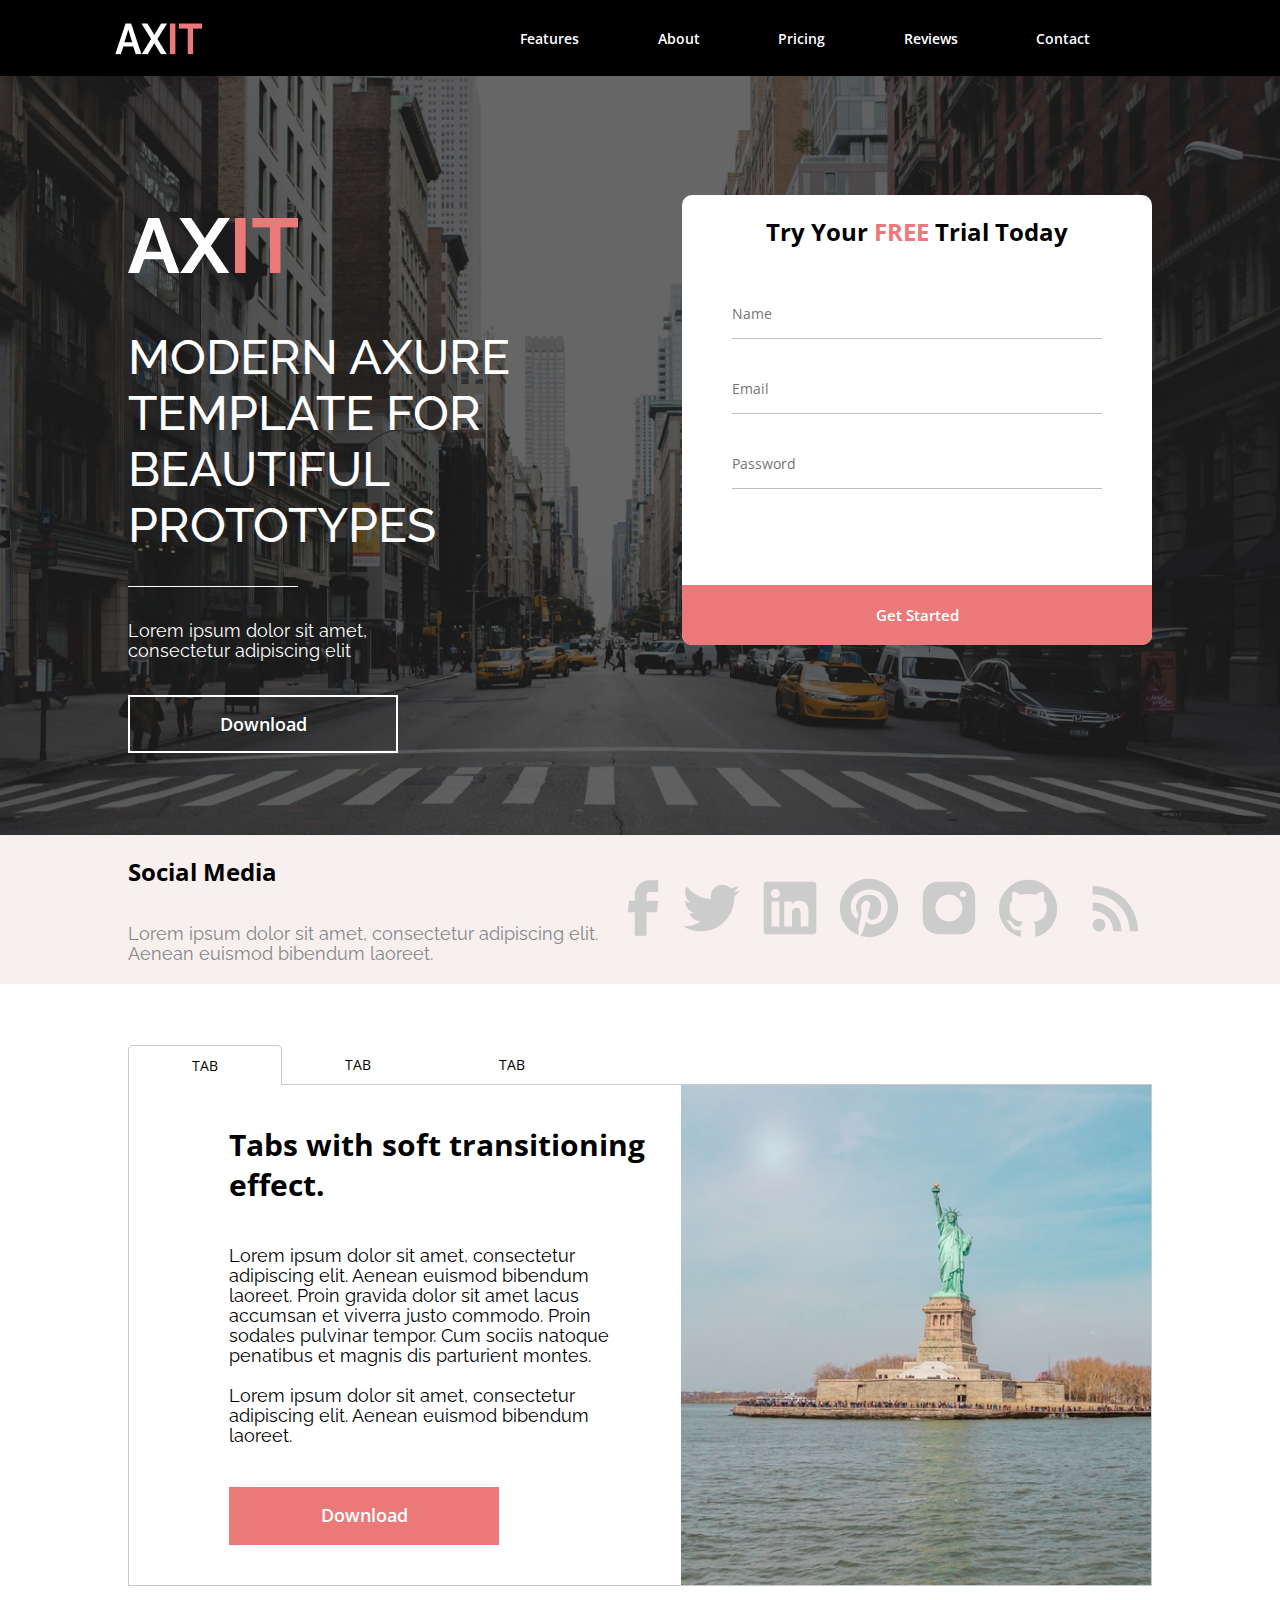
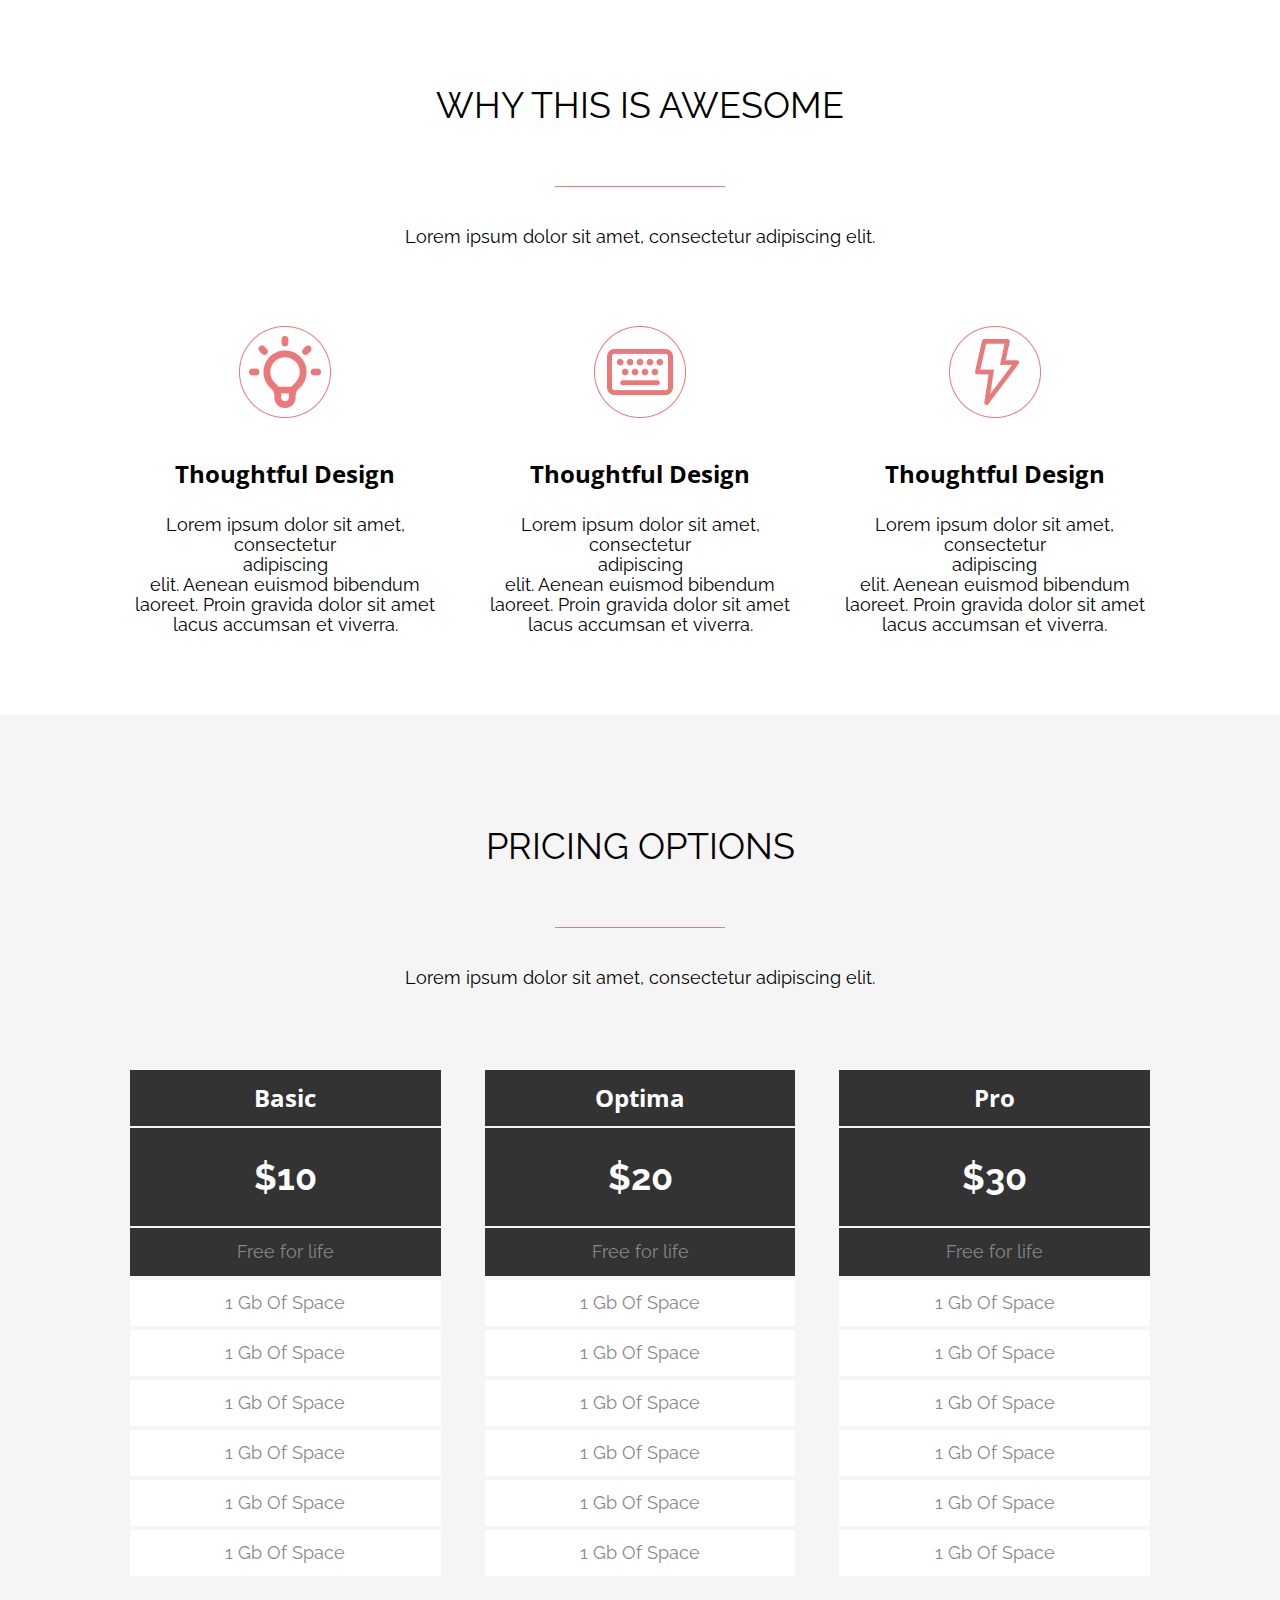
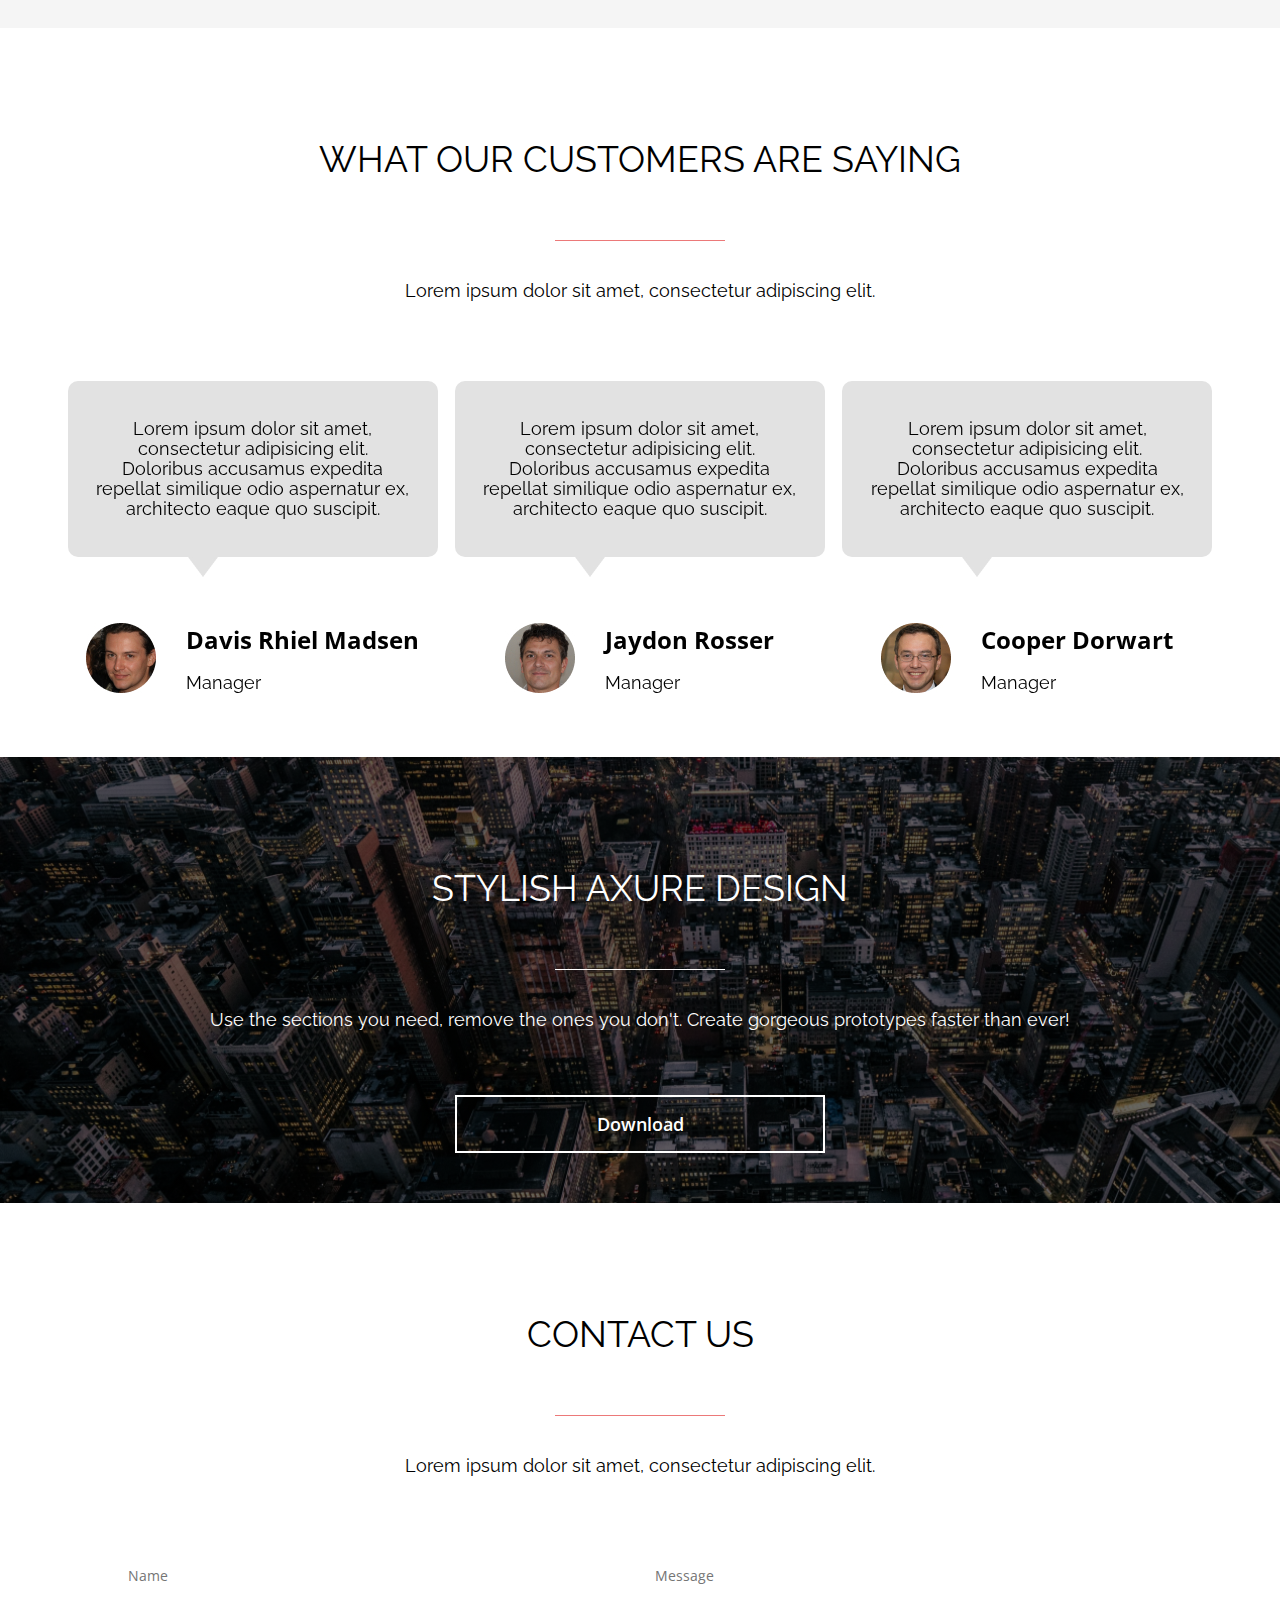
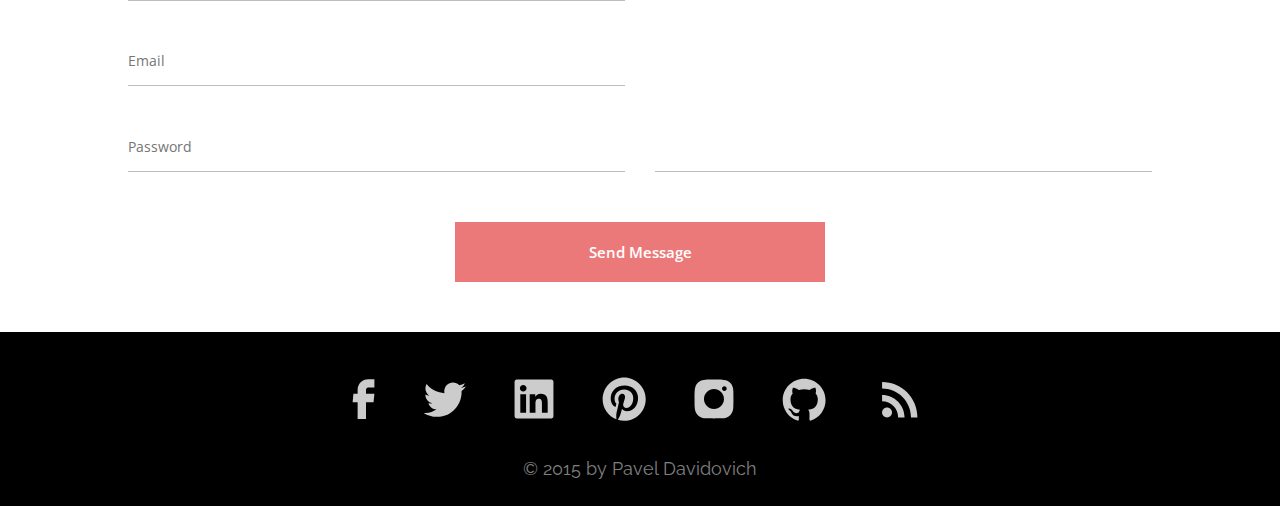
<file: index.html>
<!DOCTYPE html>
<html lang="en">

<head>
    <meta charset="UTF-8">
    <meta http-equiv="X-UA-Compatible" content="IE=edge">
    <meta name="viewport" content="width=device-width, initial-scale=1.0">
    <link rel="stylesheet" href="./styles/main.css">
    <link rel="icon" href="./img/images/favicon.jpg">
    <link rel="stylesheet" href="https://cdn.jsdelivr.net/npm/swiper@8/swiper-bundle.min.css" />
    <title>AXIS</title>
</head>

<body>
    <header>
        <div class="header_wrapper">
            <a href=""><img class="logo" src="./img/images/logo.png" alt="Logo"></a>
            <nav>
                <a class="0" href="#">Features</a>
                <a class="1" href="#">About</a>
                <a class="2" href="#">Pricing</a>
                <a class="3" href="#">Reviews</a>
                <a class="4" href="#">Contact</a>
            </nav>
            <div class="menu">
                <input type="checkbox">
                <nav>
                    <a class="0" href="#">Features</a>
                    <a class="1" href="#">About</a>
                    <a class="2" href="#">Pricing</a>
                    <a class="3" href="#">Reviews</a>
                    <a class="4" href="#">Contact</a>
                </nav>
            </div>
        </div>
    </header>
    <main>
        <section id="Features" class="section1">
            <div class="section1_wrapper">
                <div class="column1">
                    <img class="logo" src="./img/images/logoBIG.png" alt="">
                    <h1>
                        MODERN AXURE TEMPLATE FOR BEAUTIFUL PROTOTYPES
                    </h1>
                    <img class="underline" src="./img/images/underline.png" alt="">
                    <h5>
                        Lorem ipsum dolor sit amet, consectetur adipiscing elit
                    </h5>
                    <a href="#"><button class="button_1">Download</button></a>
                </div>
                <div class="column2">
                    <form action="#">
                        <h4>
                            Try Your<span> FREE </span>Trial Today
                        </h4>
                        <div class="middle">
                            <input type="text" name="Name" required placeholder="Name">
                            <input type="email" name="Email" required placeholder="Email">
                            <input type="password" name="Password" required placeholder="Password">
                        </div>
                        <input class="input-submit" type="submit" value="Get Started">
                    </form>
                </div>
            </div>
        </section>
        <section class="section2">
            <div class="section2_wrapper">
                <div class="info">
                    <div class="row1">Social Media</div>
                    <div class="row2">
                        Lorem ipsum dolor sit amet, consectetur adipiscing elit. Aenean euismod bibendum laoreet.
                    </div>
                </div>
                <div class="links">
                    <a href="#"><svg width="1.6rem" height="2.8rem" viewBox="0 0 32 56" fill="none"
                            xmlns="http://www.w3.org/2000/svg">
                            <path
                                d="M7.82702 55.7083H19.4937V32.3458H30.0054L31.1604 20.7375H19.4937V14.875C19.4937 14.1014 19.801 13.3595 20.348 12.8126C20.8949 12.2656 21.6368 11.9583 22.4104 11.9583H31.1604V0.291626H22.4104C18.5426 0.291626 14.8333 1.82808 12.0984 4.56299C9.36347 7.29789 7.82702 11.0072 7.82702 14.875V20.7375H1.99368L0.838684 32.3458H7.82702V55.7083Z"
                                fill="#CCCCCC" />
                        </svg></a>
                    <a href="#"><svg width="2.95rem" height="2.4rem" viewBox="0 0 59 48" fill="none"
                            xmlns="http://www.w3.org/2000/svg">
                            <path
                                d="M52.2629 12.3247C52.3008 12.8351 52.3008 13.3426 52.3008 13.8501C52.3008 29.3813 40.4796 47.278 18.8758 47.278C12.22 47.278 6.03665 45.3501 0.833313 42.0018C1.77831 42.1097 2.68831 42.1476 3.67123 42.1476C8.95912 42.1604 14.0973 40.3922 18.2575 37.128C15.8058 37.0836 13.4292 36.2748 11.4594 34.8143C9.48969 33.3539 8.02518 31.3148 7.2704 28.9818C7.99665 29.0897 8.72581 29.1626 9.48998 29.1626C10.5429 29.1626 11.6016 29.0168 12.5846 28.763C9.92386 28.2258 7.53136 26.7836 5.81387 24.6817C4.09637 22.5797 3.15992 19.9478 3.16373 17.2334V17.0876C4.72998 17.9597 6.54706 18.5051 8.47206 18.578C6.85941 17.5064 5.53708 16.0522 4.62305 14.3453C3.70903 12.6384 3.23173 10.7317 3.23373 8.7955C3.23373 6.61384 3.81415 4.613 4.83206 2.86884C7.78413 6.50014 11.466 9.47089 15.6393 11.5887C19.8126 13.7065 24.3841 14.924 29.0579 15.1626C28.8771 14.2876 28.7662 13.3805 28.7662 12.4705C28.7655 10.9275 29.0688 9.39942 29.659 7.9737C30.2491 6.54798 31.1144 5.25255 32.2055 4.16147C33.2966 3.07038 34.592 2.20503 36.0178 1.6149C37.4435 1.02476 38.9715 0.721403 40.5146 0.722169C43.8979 0.722169 46.9516 2.13967 49.0983 4.43217C51.7285 3.92355 54.2507 2.9634 56.5533 1.59425C55.6766 4.30913 53.8401 6.61122 51.3879 8.06925C53.7206 7.80319 56.0004 7.18974 58.1516 6.24925C56.5449 8.59162 54.554 10.6457 52.2629 12.3247Z"
                                fill="#CCCCCC" />
                        </svg></a>
                    <a href="#"><svg width="2.7rem" height="2.7rem" viewBox="0 0 54 54" fill="none"
                            xmlns="http://www.w3.org/2000/svg">
                            <path
                                d="M50.3333 0.75H3.66667C2.89312 0.75 2.15125 1.05729 1.60427 1.60427C1.05729 2.15125 0.75 2.89312 0.75 3.66667V50.3333C0.75 51.1069 1.05729 51.8488 1.60427 52.3957C2.15125 52.9427 2.89312 53.25 3.66667 53.25H50.3333C51.1069 53.25 51.8488 52.9427 52.3957 52.3957C52.9427 51.8488 53.25 51.1069 53.25 50.3333V3.66667C53.25 2.89312 52.9427 2.15125 52.3957 1.60427C51.8488 1.05729 51.1069 0.75 50.3333 0.75ZM16.3221 45.4829H8.52875V20.4287H16.3221V45.4829ZM12.4254 17.0075C11.228 17.0075 10.0796 16.5318 9.23283 15.6851C8.3861 14.8384 7.91042 13.69 7.91042 12.4925C7.91042 11.295 8.3861 10.1466 9.23283 9.29991C10.0796 8.45319 11.228 7.9775 12.4254 7.9775C13.6229 7.9775 14.7713 8.45319 15.618 9.29991C16.4647 10.1466 16.9404 11.295 16.9404 12.4925C16.9404 13.69 16.4647 14.8384 15.618 15.6851C14.7713 16.5318 13.6229 17.0075 12.4254 17.0075ZM45.4858 45.4829H37.7012V33.3C37.7012 30.395 37.6488 26.6588 33.6529 26.6588C29.5988 26.6588 28.9833 29.8263 28.9833 33.0958V45.4858H21.2046V20.4317H28.6713V23.8558H28.7792C29.8146 21.8871 32.3579 19.8104 36.1408 19.8104C44.0275 19.8104 45.4829 24.9963 45.4829 31.7454V45.4829H45.4858Z"
                                fill="#CCCCCC" />
                        </svg></a>
                    <a href="#"><svg width="3rem" height="3rem" viewBox="0 0 60 60" fill="none"
                            xmlns="http://www.w3.org/2000/svg">
                            <path
                                d="M21.3667 57.8251C24.1667 58.6709 26.9958 59.1667 30 59.1667C37.7355 59.1667 45.1542 56.0938 50.624 50.624C56.0938 45.1542 59.1667 37.7355 59.1667 30C59.1667 26.1698 58.4123 22.3771 56.9465 18.8384C55.4807 15.2998 53.3323 12.0845 50.624 9.37609C47.9156 6.66772 44.7003 4.51932 41.1616 3.05355C37.623 1.58779 33.8302 0.833374 30 0.833374C26.1698 0.833374 22.3771 1.58779 18.8384 3.05355C15.2997 4.51932 12.0844 6.66772 9.37606 9.37609C3.90625 14.8459 0.833344 22.2646 0.833344 30C0.833344 42.3959 8.62084 53.0417 19.6167 57.2417C19.3542 54.9667 19.0917 51.2042 19.6167 48.6084L22.9708 34.2C22.9708 34.2 22.125 32.5084 22.125 29.825C22.125 25.8 24.6333 22.7959 27.4917 22.7959C30 22.7959 31.1667 24.6334 31.1667 26.9959C31.1667 29.5042 29.5042 33.0917 28.6583 36.5334C28.1625 39.3917 30.175 41.9 33.0917 41.9C38.2833 41.9 42.3083 36.3584 42.3083 28.5417C42.3083 21.5417 37.2917 16.7584 30.0875 16.7584C21.8625 16.7584 17.0208 22.8834 17.0208 29.3292C17.0208 31.8375 17.8375 34.375 19.1792 36.0375C19.4417 36.2125 19.4417 36.4459 19.3542 36.8834L18.5083 40.0625C18.5083 40.5584 18.1875 40.7334 17.6917 40.3834C13.9583 38.75 11.8 33.4417 11.8 29.1542C11.8 19.9375 18.3333 11.5667 30.9333 11.5667C40.9667 11.5667 48.7834 18.7709 48.7834 28.3375C48.7834 38.3709 42.5709 46.4209 33.675 46.4209C30.8458 46.4209 28.075 44.9042 27.0833 43.125L25.1292 50.0375C24.4583 52.5459 22.6208 55.9 21.3667 57.9125V57.8251Z"
                                fill="#CCCCCC" />
                        </svg></a>
                    <a href="#"><svg width="2.7rem" height="2.7rem" viewBox="0 0 54 54" fill="none"
                            xmlns="http://www.w3.org/2000/svg">
                            <path
                                d="M53.0956 16.2228C53.0661 14.0138 52.6526 11.8267 51.8735 9.75946C51.1978 8.01574 50.1659 6.43212 48.8436 5.1098C47.5212 3.78748 45.9376 2.75552 44.1939 2.07988C42.1532 1.31383 39.9973 0.89962 37.8181 0.854875C35.0122 0.729458 34.1226 0.694458 27.0001 0.694458C19.8776 0.694458 18.9647 0.694458 16.1793 0.854875C14.001 0.899949 11.8462 1.31416 9.80639 2.07988C8.0624 2.75505 6.47854 3.78684 5.15616 5.10922C3.83377 6.4316 2.80199 8.01546 2.12681 9.75946C1.35923 11.7986 0.94592 13.9539 0.904727 16.1324C0.779311 18.9411 0.741394 19.8307 0.741394 26.9532C0.741394 34.0757 0.741394 34.9857 0.904727 37.774C0.948477 39.9557 1.35973 42.1082 2.12681 44.1528C2.80312 45.8963 3.83567 47.4795 5.1585 48.8013C6.48132 50.1231 8.06533 51.1545 9.80931 51.8295C11.8435 52.6263 13.9987 53.0701 16.1822 53.142C18.991 53.2674 19.8806 53.3053 27.0031 53.3053C34.1256 53.3053 35.0385 53.3053 37.8239 53.142C40.0031 53.099 42.1591 52.6858 44.1997 51.9199C45.943 51.2434 47.5262 50.2112 48.8484 48.889C50.1707 47.5668 51.2029 45.9836 51.8793 44.2403C52.6464 42.1986 53.0576 40.0461 53.1014 37.8615C53.2268 35.0557 53.2647 34.1661 53.2647 27.0407C53.2589 19.9182 53.2589 19.014 53.0956 16.2228ZM26.9826 40.4224C19.5335 40.4224 13.4989 34.3878 13.4989 26.9386C13.4989 19.4895 19.5335 13.4549 26.9826 13.4549C30.5588 13.4549 33.9884 14.8755 36.5171 17.4042C39.0458 19.9329 40.4664 23.3625 40.4664 26.9386C40.4664 30.5147 39.0458 33.9444 36.5171 36.4731C33.9884 39.0018 30.5588 40.4224 26.9826 40.4224ZM41.0031 16.1003C40.5901 16.1007 40.181 16.0196 39.7994 15.8617C39.4177 15.7039 39.071 15.4723 38.7789 15.1802C38.4869 14.8882 38.2553 14.5414 38.0974 14.1598C37.9396 13.7782 37.8585 13.3691 37.8589 12.9561C37.8589 12.5434 37.9402 12.1348 38.0981 11.7535C38.2561 11.3722 38.4875 11.0257 38.7794 10.7339C39.0712 10.4421 39.4176 10.2106 39.7989 10.0526C40.1802 9.89471 40.5889 9.81342 41.0016 9.81342C41.4143 9.81342 41.823 9.89471 42.2043 10.0526C42.5856 10.2106 42.932 10.4421 43.2238 10.7339C43.5157 11.0257 43.7472 11.3722 43.9051 11.7535C44.063 12.1348 44.1443 12.5434 44.1443 12.9561C44.1443 14.6945 42.7385 16.1003 41.0031 16.1003Z"
                                fill="#CCCCCC" />
                        </svg></a>
                    <a href="#"><svg width="3rem" height="2.9rem" viewBox="0 0 60 58" fill="none"
                            xmlns="http://www.w3.org/2000/svg">
                            <path fill-rule="evenodd" clip-rule="evenodd"
                                d="M30.0754 0.833374C14.0075 0.833374 0.984543 13.8563 0.984543 29.9242C0.984543 42.775 9.31746 53.6805 20.8791 57.5305C22.3345 57.793 22.8595 56.8975 22.8595 56.1275C22.8595 55.4363 22.8362 53.6046 22.8275 51.1809C14.7337 52.9367 13.0245 47.2784 13.0245 47.2784C11.7062 43.9184 9.79579 43.023 9.79579 43.023C7.15621 41.2175 9.99704 41.2584 9.99704 41.2584C12.9195 41.4625 14.4508 44.2567 14.4508 44.2567C17.0466 48.7017 21.2641 47.4184 22.915 46.6746C23.1804 44.7934 23.9387 43.51 24.767 42.7838C18.3095 42.0517 11.5195 39.555 11.5195 28.4046C11.5195 25.2342 12.6541 22.6325 14.5062 20.6025C14.2116 19.8646 13.2054 16.9042 14.795 12.9025C14.795 12.9025 17.2362 12.118 22.7925 15.8805C25.1654 15.2349 27.6132 14.9054 30.0725 14.9005C32.5317 14.9044 34.9797 15.234 37.3525 15.8805C42.9116 12.115 45.35 12.9025 45.35 12.9025C46.9395 16.9042 45.942 19.8646 45.6387 20.6025C47.5054 22.6325 48.6254 25.2313 48.6254 28.4046C48.6254 39.5842 41.8295 42.04 35.3487 42.7605C36.3841 43.6588 37.3175 45.4321 37.3175 48.1446C37.3175 52.0355 37.2825 55.1738 37.2825 56.1275C37.2825 56.9063 37.8016 57.8105 39.2862 57.5246C50.842 53.6688 59.1662 42.7721 59.1662 29.9242C59.1662 13.8563 46.1433 0.833374 30.0754 0.833374Z"
                                fill="#CCCCCC" />
                        </svg></a>
                    <a href="#"><svg width="3.5rem" height="3.5rem" viewBox="0 0 70 70" fill="none"
                            xmlns="http://www.w3.org/2000/svg">
                            <path
                                d="M18.025 58.3334C21.5366 58.3334 24.3833 55.4866 24.3833 51.975C24.3833 48.4634 21.5366 45.6167 18.025 45.6167C14.5134 45.6167 11.6667 48.4634 11.6667 51.975C11.6667 55.4866 14.5134 58.3334 18.025 58.3334Z"
                                fill="#CCCCCC" />
                            <path
                                d="M11.6667 12.9498V21.204C32.1708 21.204 48.7958 37.829 48.7958 58.3332H57.05C57.05 33.279 36.7208 12.9498 11.6667 12.9498V12.9498ZM11.6667 29.4582V37.7123C23.0417 37.7123 32.2875 46.9582 32.2875 58.3332H40.5417C40.5417 42.379 27.6208 29.4582 11.6667 29.4582V29.4582Z"
                                fill="#CCCCCC" />
                        </svg></a>
                </div>
            </div>
        </section>
        <section class="section3">
            <div class="section3_wrapper">
                <div class="tab">
                    <input checked type="radio" name="tab">
                    <div class="content">
                        <div class="info">
                            <h3>Tabs with soft transitioning effect.</h3>
                            <h5>Lorem ipsum dolor sit amet, consectetur adipiscing elit. Aenean euismod
                                bibendum laoreet. Proin gravida dolor sit amet lacus accumsan et viverra
                                justo commodo. Proin sodales pulvinar tempor. Cum sociis natoque
                                penatibus et magnis dis parturient montes.<br><br>

                                Lorem ipsum dolor sit amet, consectetur adipiscing elit. Aenean euismod
                                bibendum laoreet.</h5>
                            <a href=""><button class="button_2">Download</button></a>
                        </div>
                        <img src="./img/images/Freedom.jpg" alt="">
                    </div>
                </div>
                <div class="tab">
                    <input type="radio" name="tab">
                    <div class="content">
                        <div class="info">
                            <h3>Tabs with soft transitioning effect.</h3>
                            <h5>Lorem ipsum dolor sit amet, consectetur adipiscing elit. Aenean euismod
                                bibendum laoreet. Proin gravida dolor sit amet lacus accumsan et viverra
                                justo commodo. Proin sodales pulvinar tempor. Cum sociis natoque
                                penatibus et magnis dis parturient montes.<br><br>

                                Lorem ipsum dolor sit amet, consectetur adipiscing elit. Aenean euismod
                                bibendum laoreet.</h5>
                            <a href=""><button class="button_2">Download</button></a>
                        </div>
                        <img src="./img/images/PeizTower.jpg" alt="">
                    </div>
                </div>
                <div class="tab">
                    <input type="radio" name="tab">
                    <div class="content">
                        <div class="info">
                            <h3>Tabs with soft transitioning effect.</h3>
                            <h5>Lorem ipsum dolor sit amet, consectetur adipiscing elit. Aenean euismod
                                bibendum laoreet. Proin gravida dolor sit amet lacus accumsan et viverra
                                justo commodo. Proin sodales pulvinar tempor. Cum sociis natoque
                                penatibus et magnis dis parturient montes.<br><br>

                                Lorem ipsum dolor sit amet, consectetur adipiscing elit. Aenean euismod
                                bibendum laoreet.</h5>
                            <a href=""><button class="button_2">Download</button></a>
                        </div>
                        <img src="./img/images/EifTower.avif" alt="">
                    </div>
                </div>
            </div>
        </section>
        <section class="section4">
            <div id="About" class="section4_wrapper">
                <h2>WHY THIS IS AWESOME</h2>
                <img src="./img/images/RedLine.png" alt="">
                <h5>Lorem ipsum dolor sit amet, consectetur adipiscing elit.
                </h5>
                <div class="columns">
                    <div class="column">
                        <img src="./img/images/LampIcon.png" alt="">
                        <h4>Thoughtful Design</h4>
                        <h5>Lorem ipsum dolor sit amet, consectetur <br> adipiscing <br> elit. Aenean euismod bibendum
                            laoreet. Proin gravida dolor sit amet lacus accumsan et viverra.
                        </h5>
                    </div>
                    <div class="column">
                        <img src="./img/images/KeyBoardIcon.png" alt="">
                        <h4>Thoughtful Design</h4>
                        <h5>Lorem ipsum dolor sit amet, consectetur <br> adipiscing <br> elit. Aenean euismod bibendum
                            laoreet. Proin gravida dolor sit amet lacus accumsan et viverra.
                        </h5>
                    </div>
                    <div class="column">
                        <img src="./img/images/ZipIcon.png" alt="">
                        <h4>Thoughtful Design</h4>
                        <h5>Lorem ipsum dolor sit amet, consectetur <br> adipiscing <br> elit. Aenean euismod bibendum
                            laoreet. Proin gravida dolor sit amet lacus accumsan et viverra.
                        </h5>
                    </div>
                </div>
            </div>
        </section>
        <section id="Pricing" class="section5">
            <div class="section5_wrapper">
                <h2>pricing options</h2>
                <img src="./img/images/RedLine.png" alt="">
                <h5>Lorem ipsum dolor sit amet, consectetur
                    adipiscing elit.</h5>
                <div class="columns">
                    <a href="#">
                        <div class="column">
                            <h4>Basic</h4>
                            <h2>$10</h2>
                            <h5>Free for life</h5>
                            <h5>1 Gb Of Space</h5>
                            <h5>1 Gb Of Space</h5>
                            <h5>1 Gb Of Space</h5>
                            <h5>1 Gb Of Space</h5>
                            <h5>1 Gb Of Space</h5>
                            <h5>1 Gb Of Space</h5>
                        </div>
                    </a>
                    <a href="#">
                        <div class="column">
                            <h4>Optima</h4>
                            <h2>$20</h2>
                            <h5>Free for life</h5>
                            <h5>1 Gb Of Space</h5>
                            <h5>1 Gb Of Space</h5>
                            <h5>1 Gb Of Space</h5>
                            <h5>1 Gb Of Space</h5>
                            <h5>1 Gb Of Space</h5>
                            <h5>1 Gb Of Space</h5>
                        </div>
                    </a>
                    <a href="#">
                        <div class="column">
                            <h4>Pro</h4>
                            <h2>$30</h2>
                            <h5>Free for life</h5>
                            <h5>1 Gb Of Space</h5>
                            <h5>1 Gb Of Space</h5>
                            <h5>1 Gb Of Space</h5>
                            <h5>1 Gb Of Space</h5>
                            <h5>1 Gb Of Space</h5>
                            <h5>1 Gb Of Space</h5>
                        </div>
                    </a>
                </div>
            </div>
        </section>
        <section id="Reviews" class="section6">
            <div class="section6_wrapper">
                <h2>what our customers are saying</h2>
                <img src="./img/images/RedLine.png" alt="">
                <h5>Lorem ipsum dolor sit amet,
                    consectetur adipiscing elit.
                </h5>
                <div class="swiper">
                    <!-- Additional required wrapper -->
                    <div class="swiper-wrapper">
                        <!-- Slides -->
                        <div class="swiper-slide">
                            <div class="feedback">
                                Lorem ipsum dolor sit amet, consectetur
                                adipisicing elit. Doloribus accusamus expedita
                                repellat similique odio aspernatur ex, architecto eaque quo suscipit.
                            </div>
                            <img class="triangle" src="./img/images/triangle.jpg" alt="">
                            <div class="user">
                                <img src="./img/images/Managers/DAVIS 7.jpg" alt="">
                                <div class="user-data">
                                    <p class="user-name">Davis Rhiel Madsen</p>
                                    <p class="user-post">Manager</p>
                                </div>
                            </div>
                        </div>
                        <div class="swiper-slide">
                            <div class="feedback">
                                Lorem ipsum dolor sit amet, consectetur
                                adipisicing elit. Doloribus accusamus expedita
                                repellat similique odio aspernatur ex, architecto eaque quo suscipit.
                            </div>
                            <img class="triangle" src="./img/images/triangle.jpg" alt="">
                            <div class="user">
                                <img src="./img/images/Managers/Jaydon.jpg" alt="">
                                <div class="user-data">
                                    <p class="user-name">Jaydon Rosser</p>
                                    <p class="user-post">Manager</p>
                                </div>
                            </div>
                        </div>
                        <div class="swiper-slide">
                            <div class="feedback">
                                Lorem ipsum dolor sit amet, consectetur
                                adipisicing elit. Doloribus accusamus expedita
                                repellat similique odio aspernatur ex, architecto eaque quo suscipit.
                            </div>
                            <img class="triangle" src="./img/images/triangle.jpg" alt="">
                            <div class="user">
                                <img src="./img/images/Managers/Cooper.jpg" alt="">
                                <div class="user-data">
                                    <p class="user-name">Cooper Dorwart</p>
                                    <p class="user-post">Manager</p>
                                </div>
                            </div>
                        </div>
                    </div>
                </div>
            </div>
        </section>
        <section class="section7">
            <div class="section7_wrapper">
                <h2>STYLISH AXURE DESIGN</h2>
                <img src="./img/images/GrayLine.png" alt="">
                <h5>Use the sections you need, remove the ones
                    you don't. Create gorgeous prototypes faster than ever!
                </h5>
                <a href="#"><button class="button_1">Download</button></a>
            </div>
        </section>
        <section id="Contacts" class="section8">
                <form action="">
                    <h2>contact us</h2>
                    <img src="./img/images/RedLine.png" alt="">
                    <h5>Lorem ipsum dolor sit amet,
                        consectetur adipiscing elit.
                    </h5>
                    <div class="inputs-and-textarea">
                        <div class="inputs-inputs">
                            <input type="text" name="name" placeholder="Name" required>
                            <input type="email" name="Email" placeholder="Email" required>
                            <input type="password" name="password" placeholder="Password" required>
                        </div>
                        <textarea placeholder="Message" name="textarea" id="" cols="" rows="10"></textarea>
                    </div>
                    <input type="submit" value="Send Message">
                </form>
        </section>
    </main>
    <footer>
        <div class="footer_wrapper">
            <div class="links">
                <a href="#"><svg width="1.15rem" height="2.11rem" viewBox="0 0 32 56" fill="none"
                    xmlns="http://www.w3.org/2000/svg">
                    <path
                        d="M7.82702 55.7083H19.4937V32.3458H30.0054L31.1604 20.7375H19.4937V14.875C19.4937 14.1014 19.801 13.3595 20.348 12.8126C20.8949 12.2656 21.6368 11.9583 22.4104 11.9583H31.1604V0.291626H22.4104C18.5426 0.291626 14.8333 1.82808 12.0984 4.56299C9.36347 7.29789 7.82702 11.0072 7.82702 14.875V20.7375H1.99368L0.838684 32.3458H7.82702V55.7083Z"
                        fill="#CCCCCC" />
                </svg></a>
            <a href="#"><svg width="2.18rem" height="1.77rem" viewBox="0 0 59 48" fill="none"
                    xmlns="http://www.w3.org/2000/svg">
                    <path
                        d="M52.2629 12.3247C52.3008 12.8351 52.3008 13.3426 52.3008 13.8501C52.3008 29.3813 40.4796 47.278 18.8758 47.278C12.22 47.278 6.03665 45.3501 0.833313 42.0018C1.77831 42.1097 2.68831 42.1476 3.67123 42.1476C8.95912 42.1604 14.0973 40.3922 18.2575 37.128C15.8058 37.0836 13.4292 36.2748 11.4594 34.8143C9.48969 33.3539 8.02518 31.3148 7.2704 28.9818C7.99665 29.0897 8.72581 29.1626 9.48998 29.1626C10.5429 29.1626 11.6016 29.0168 12.5846 28.763C9.92386 28.2258 7.53136 26.7836 5.81387 24.6817C4.09637 22.5797 3.15992 19.9478 3.16373 17.2334V17.0876C4.72998 17.9597 6.54706 18.5051 8.47206 18.578C6.85941 17.5064 5.53708 16.0522 4.62305 14.3453C3.70903 12.6384 3.23173 10.7317 3.23373 8.7955C3.23373 6.61384 3.81415 4.613 4.83206 2.86884C7.78413 6.50014 11.466 9.47089 15.6393 11.5887C19.8126 13.7065 24.3841 14.924 29.0579 15.1626C28.8771 14.2876 28.7662 13.3805 28.7662 12.4705C28.7655 10.9275 29.0688 9.39942 29.659 7.9737C30.2491 6.54798 31.1144 5.25255 32.2055 4.16147C33.2966 3.07038 34.592 2.20503 36.0178 1.6149C37.4435 1.02476 38.9715 0.721403 40.5146 0.722169C43.8979 0.722169 46.9516 2.13967 49.0983 4.43217C51.7285 3.92355 54.2507 2.9634 56.5533 1.59425C55.6766 4.30913 53.8401 6.61122 51.3879 8.06925C53.7206 7.80319 56.0004 7.18974 58.1516 6.24925C56.5449 8.59162 54.554 10.6457 52.2629 12.3247Z"
                        fill="#CCCCCC" />
                </svg></a>
            <a href="#"><svg width="2rem" height="2rem" viewBox="0 0 54 54" fill="none"
                    xmlns="http://www.w3.org/2000/svg">
                    <path
                        d="M50.3333 0.75H3.66667C2.89312 0.75 2.15125 1.05729 1.60427 1.60427C1.05729 2.15125 0.75 2.89312 0.75 3.66667V50.3333C0.75 51.1069 1.05729 51.8488 1.60427 52.3957C2.15125 52.9427 2.89312 53.25 3.66667 53.25H50.3333C51.1069 53.25 51.8488 52.9427 52.3957 52.3957C52.9427 51.8488 53.25 51.1069 53.25 50.3333V3.66667C53.25 2.89312 52.9427 2.15125 52.3957 1.60427C51.8488 1.05729 51.1069 0.75 50.3333 0.75ZM16.3221 45.4829H8.52875V20.4287H16.3221V45.4829ZM12.4254 17.0075C11.228 17.0075 10.0796 16.5318 9.23283 15.6851C8.3861 14.8384 7.91042 13.69 7.91042 12.4925C7.91042 11.295 8.3861 10.1466 9.23283 9.29991C10.0796 8.45319 11.228 7.9775 12.4254 7.9775C13.6229 7.9775 14.7713 8.45319 15.618 9.29991C16.4647 10.1466 16.9404 11.295 16.9404 12.4925C16.9404 13.69 16.4647 14.8384 15.618 15.6851C14.7713 16.5318 13.6229 17.0075 12.4254 17.0075ZM45.4858 45.4829H37.7012V33.3C37.7012 30.395 37.6488 26.6588 33.6529 26.6588C29.5988 26.6588 28.9833 29.8263 28.9833 33.0958V45.4858H21.2046V20.4317H28.6713V23.8558H28.7792C29.8146 21.8871 32.3579 19.8104 36.1408 19.8104C44.0275 19.8104 45.4829 24.9963 45.4829 31.7454V45.4829H45.4858Z"
                        fill="#CCCCCC" />
                </svg></a>
            <a href="#"><svg width="2.217rem" height="2.217rem" viewBox="0 0 60 60" fill="none"
                    xmlns="http://www.w3.org/2000/svg">
                    <path
                        d="M21.3667 57.8251C24.1667 58.6709 26.9958 59.1667 30 59.1667C37.7355 59.1667 45.1542 56.0938 50.624 50.624C56.0938 45.1542 59.1667 37.7355 59.1667 30C59.1667 26.1698 58.4123 22.3771 56.9465 18.8384C55.4807 15.2998 53.3323 12.0845 50.624 9.37609C47.9156 6.66772 44.7003 4.51932 41.1616 3.05355C37.623 1.58779 33.8302 0.833374 30 0.833374C26.1698 0.833374 22.3771 1.58779 18.8384 3.05355C15.2997 4.51932 12.0844 6.66772 9.37606 9.37609C3.90625 14.8459 0.833344 22.2646 0.833344 30C0.833344 42.3959 8.62084 53.0417 19.6167 57.2417C19.3542 54.9667 19.0917 51.2042 19.6167 48.6084L22.9708 34.2C22.9708 34.2 22.125 32.5084 22.125 29.825C22.125 25.8 24.6333 22.7959 27.4917 22.7959C30 22.7959 31.1667 24.6334 31.1667 26.9959C31.1667 29.5042 29.5042 33.0917 28.6583 36.5334C28.1625 39.3917 30.175 41.9 33.0917 41.9C38.2833 41.9 42.3083 36.3584 42.3083 28.5417C42.3083 21.5417 37.2917 16.7584 30.0875 16.7584C21.8625 16.7584 17.0208 22.8834 17.0208 29.3292C17.0208 31.8375 17.8375 34.375 19.1792 36.0375C19.4417 36.2125 19.4417 36.4459 19.3542 36.8834L18.5083 40.0625C18.5083 40.5584 18.1875 40.7334 17.6917 40.3834C13.9583 38.75 11.8 33.4417 11.8 29.1542C11.8 19.9375 18.3333 11.5667 30.9333 11.5667C40.9667 11.5667 48.7834 18.7709 48.7834 28.3375C48.7834 38.3709 42.5709 46.4209 33.675 46.4209C30.8458 46.4209 28.075 44.9042 27.0833 43.125L25.1292 50.0375C24.4583 52.5459 22.6208 55.9 21.3667 57.9125V57.8251Z"
                        fill="#CCCCCC" />
                </svg></a>
            <a href="#"><svg width="2rem" height="2rem" viewBox="0 0 54 54" fill="none"
                    xmlns="http://www.w3.org/2000/svg">
                    <path
                        d="M53.0956 16.2228C53.0661 14.0138 52.6526 11.8267 51.8735 9.75946C51.1978 8.01574 50.1659 6.43212 48.8436 5.1098C47.5212 3.78748 45.9376 2.75552 44.1939 2.07988C42.1532 1.31383 39.9973 0.89962 37.8181 0.854875C35.0122 0.729458 34.1226 0.694458 27.0001 0.694458C19.8776 0.694458 18.9647 0.694458 16.1793 0.854875C14.001 0.899949 11.8462 1.31416 9.80639 2.07988C8.0624 2.75505 6.47854 3.78684 5.15616 5.10922C3.83377 6.4316 2.80199 8.01546 2.12681 9.75946C1.35923 11.7986 0.94592 13.9539 0.904727 16.1324C0.779311 18.9411 0.741394 19.8307 0.741394 26.9532C0.741394 34.0757 0.741394 34.9857 0.904727 37.774C0.948477 39.9557 1.35973 42.1082 2.12681 44.1528C2.80312 45.8963 3.83567 47.4795 5.1585 48.8013C6.48132 50.1231 8.06533 51.1545 9.80931 51.8295C11.8435 52.6263 13.9987 53.0701 16.1822 53.142C18.991 53.2674 19.8806 53.3053 27.0031 53.3053C34.1256 53.3053 35.0385 53.3053 37.8239 53.142C40.0031 53.099 42.1591 52.6858 44.1997 51.9199C45.943 51.2434 47.5262 50.2112 48.8484 48.889C50.1707 47.5668 51.2029 45.9836 51.8793 44.2403C52.6464 42.1986 53.0576 40.0461 53.1014 37.8615C53.2268 35.0557 53.2647 34.1661 53.2647 27.0407C53.2589 19.9182 53.2589 19.014 53.0956 16.2228ZM26.9826 40.4224C19.5335 40.4224 13.4989 34.3878 13.4989 26.9386C13.4989 19.4895 19.5335 13.4549 26.9826 13.4549C30.5588 13.4549 33.9884 14.8755 36.5171 17.4042C39.0458 19.9329 40.4664 23.3625 40.4664 26.9386C40.4664 30.5147 39.0458 33.9444 36.5171 36.4731C33.9884 39.0018 30.5588 40.4224 26.9826 40.4224ZM41.0031 16.1003C40.5901 16.1007 40.181 16.0196 39.7994 15.8617C39.4177 15.7039 39.071 15.4723 38.7789 15.1802C38.4869 14.8882 38.2553 14.5414 38.0974 14.1598C37.9396 13.7782 37.8585 13.3691 37.8589 12.9561C37.8589 12.5434 37.9402 12.1348 38.0981 11.7535C38.2561 11.3722 38.4875 11.0257 38.7794 10.7339C39.0712 10.4421 39.4176 10.2106 39.7989 10.0526C40.1802 9.89471 40.5889 9.81342 41.0016 9.81342C41.4143 9.81342 41.823 9.89471 42.2043 10.0526C42.5856 10.2106 42.932 10.4421 43.2238 10.7339C43.5157 11.0257 43.7472 11.3722 43.9051 11.7535C44.063 12.1348 44.1443 12.5434 44.1443 12.9561C44.1443 14.6945 42.7385 16.1003 41.0031 16.1003Z"
                        fill="#CCCCCC" />
                </svg></a>
            <a href="#"><svg width="2.21rem" height="2.16rem" viewBox="0 0 60 58" fill="none"
                    xmlns="http://www.w3.org/2000/svg">
                    <path fill-rule="evenodd" clip-rule="evenodd"
                        d="M30.0754 0.833374C14.0075 0.833374 0.984543 13.8563 0.984543 29.9242C0.984543 42.775 9.31746 53.6805 20.8791 57.5305C22.3345 57.793 22.8595 56.8975 22.8595 56.1275C22.8595 55.4363 22.8362 53.6046 22.8275 51.1809C14.7337 52.9367 13.0245 47.2784 13.0245 47.2784C11.7062 43.9184 9.79579 43.023 9.79579 43.023C7.15621 41.2175 9.99704 41.2584 9.99704 41.2584C12.9195 41.4625 14.4508 44.2567 14.4508 44.2567C17.0466 48.7017 21.2641 47.4184 22.915 46.6746C23.1804 44.7934 23.9387 43.51 24.767 42.7838C18.3095 42.0517 11.5195 39.555 11.5195 28.4046C11.5195 25.2342 12.6541 22.6325 14.5062 20.6025C14.2116 19.8646 13.2054 16.9042 14.795 12.9025C14.795 12.9025 17.2362 12.118 22.7925 15.8805C25.1654 15.2349 27.6132 14.9054 30.0725 14.9005C32.5317 14.9044 34.9797 15.234 37.3525 15.8805C42.9116 12.115 45.35 12.9025 45.35 12.9025C46.9395 16.9042 45.942 19.8646 45.6387 20.6025C47.5054 22.6325 48.6254 25.2313 48.6254 28.4046C48.6254 39.5842 41.8295 42.04 35.3487 42.7605C36.3841 43.6588 37.3175 45.4321 37.3175 48.1446C37.3175 52.0355 37.2825 55.1738 37.2825 56.1275C37.2825 56.9063 37.8016 57.8105 39.2862 57.5246C50.842 53.6688 59.1662 42.7721 59.1662 29.9242C59.1662 13.8563 46.1433 0.833374 30.0754 0.833374Z"
                        fill="#CCCCCC" />
                </svg></a>
            <a href="#"><svg width="2.725rem" height="2.725rem" viewBox="0 0 70 70" fill="none"
                    xmlns="http://www.w3.org/2000/svg">
                    <path
                        d="M18.025 58.3334C21.5366 58.3334 24.3833 55.4866 24.3833 51.975C24.3833 48.4634 21.5366 45.6167 18.025 45.6167C14.5134 45.6167 11.6667 48.4634 11.6667 51.975C11.6667 55.4866 14.5134 58.3334 18.025 58.3334Z"
                        fill="#CCCCCC" />
                    <path
                        d="M11.6667 12.9498V21.204C32.1708 21.204 48.7958 37.829 48.7958 58.3332H57.05C57.05 33.279 36.7208 12.9498 11.6667 12.9498V12.9498ZM11.6667 29.4582V37.7123C23.0417 37.7123 32.2875 46.9582 32.2875 58.3332H40.5417C40.5417 42.379 27.6208 29.4582 11.6667 29.4582V29.4582Z"
                        fill="#CCCCCC" />
                </svg></a>
            </div>
            <h5>© 2015 by Pavel Davidovich</h5>
        </div>
    </footer>
    <script src="https://cdn.jsdelivr.net/npm/swiper@8/swiper-bundle.min.js"></script>
    <script src="./js/swiper.js"></script>
    <script src="./js/nav.js"></script>
    <script src="./js/header.js"></script>
</body>

</html>
</file>
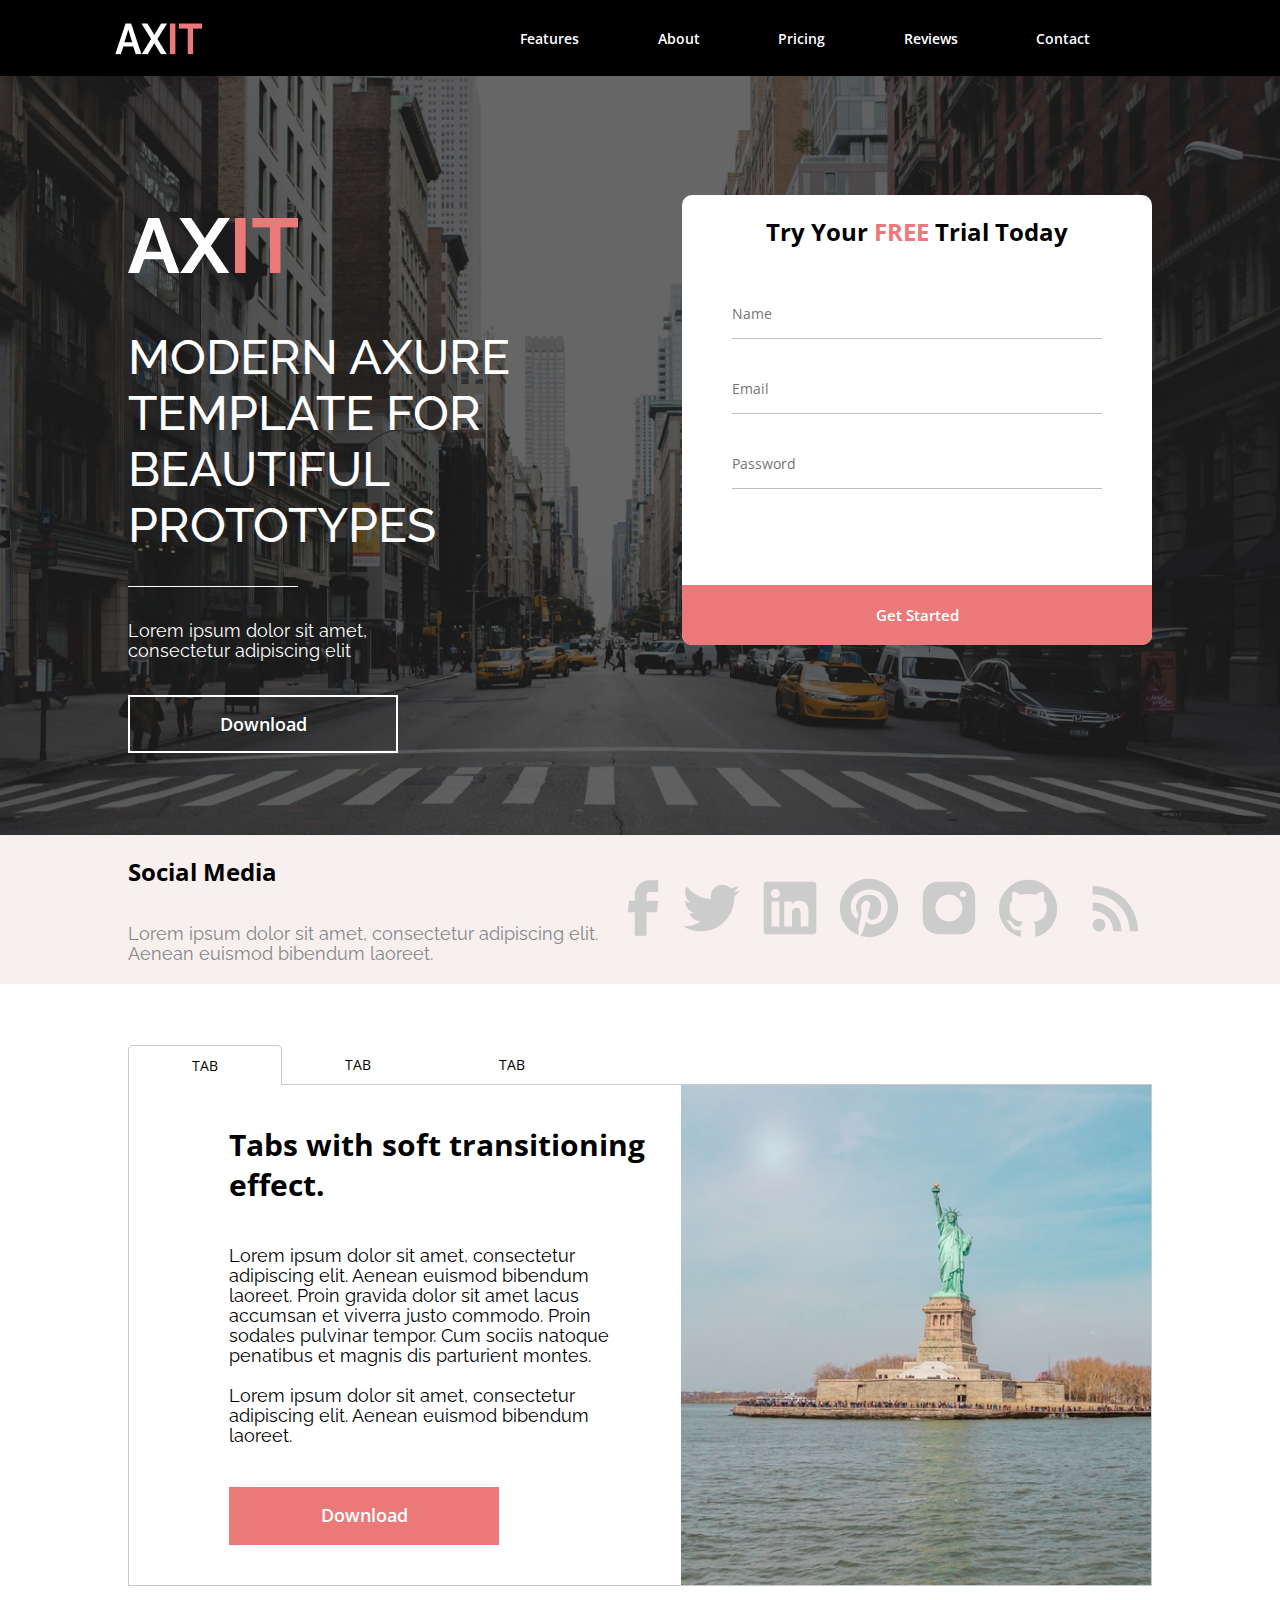
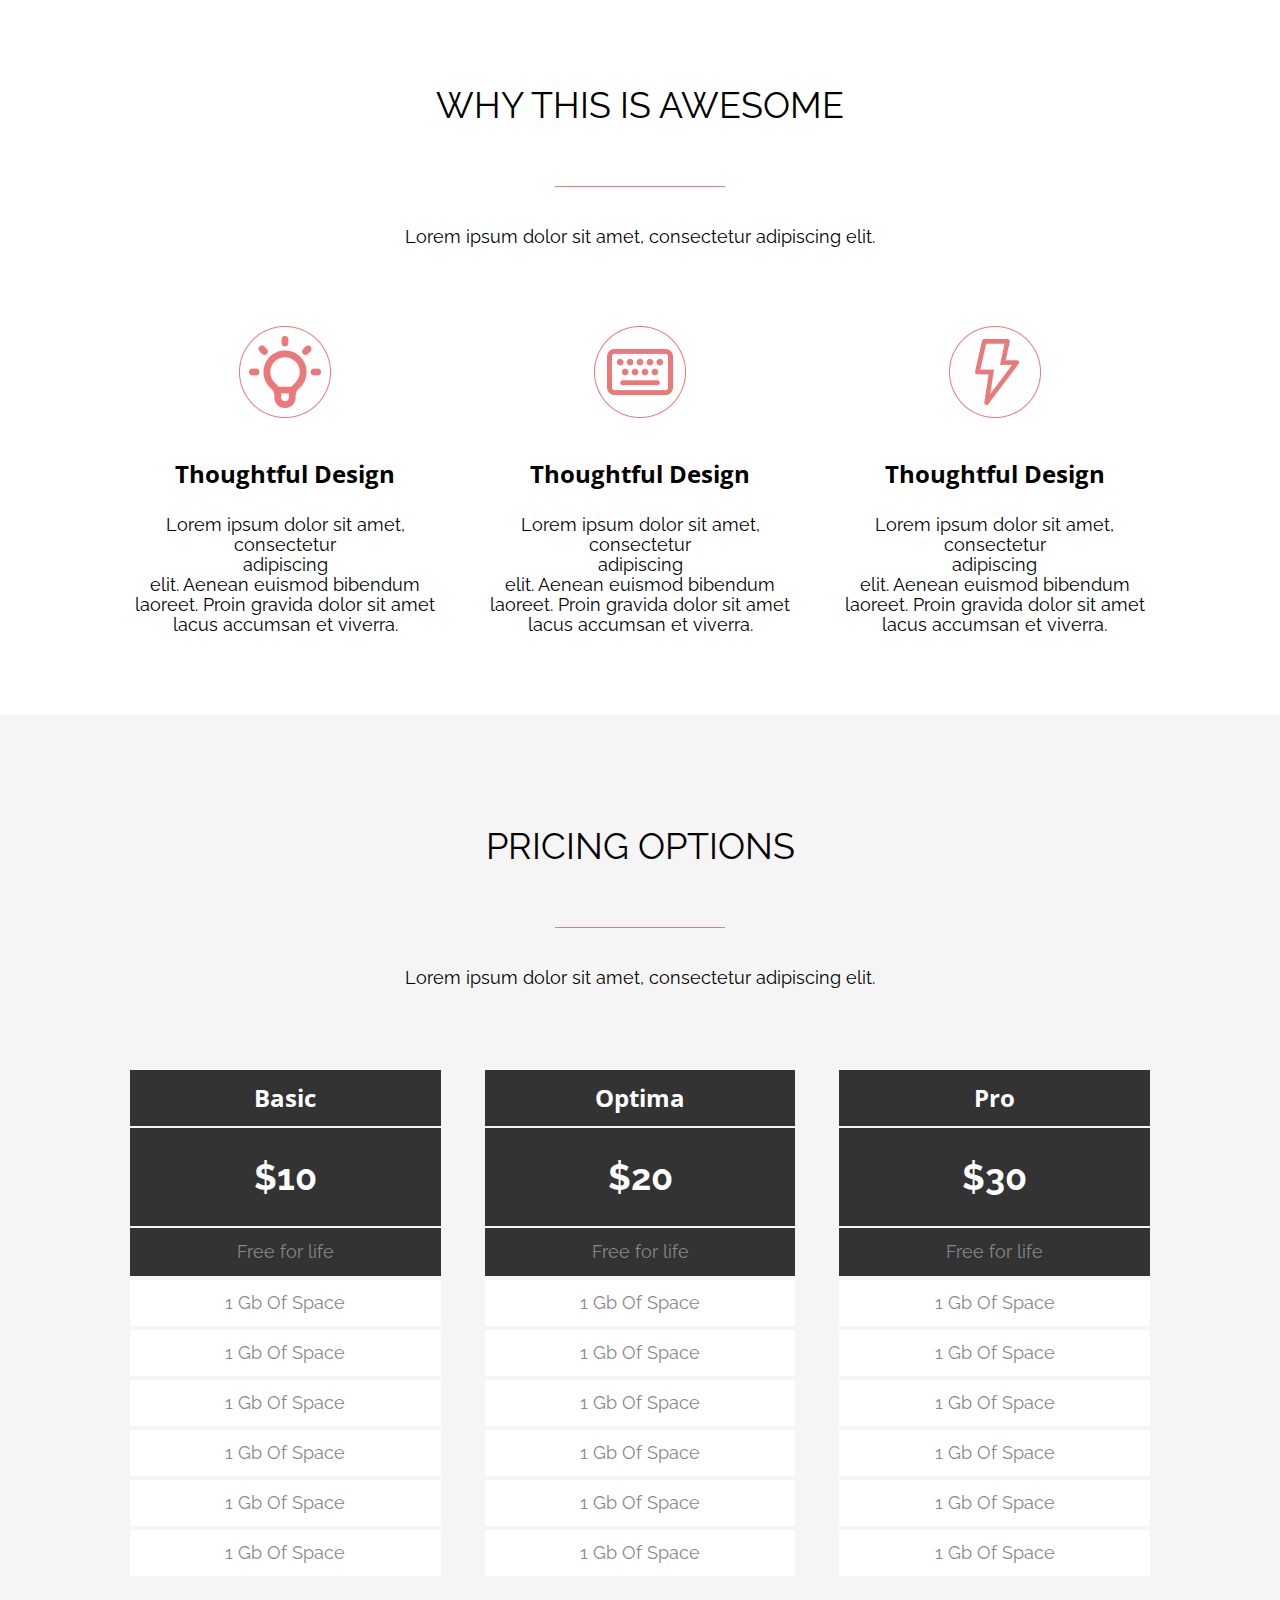
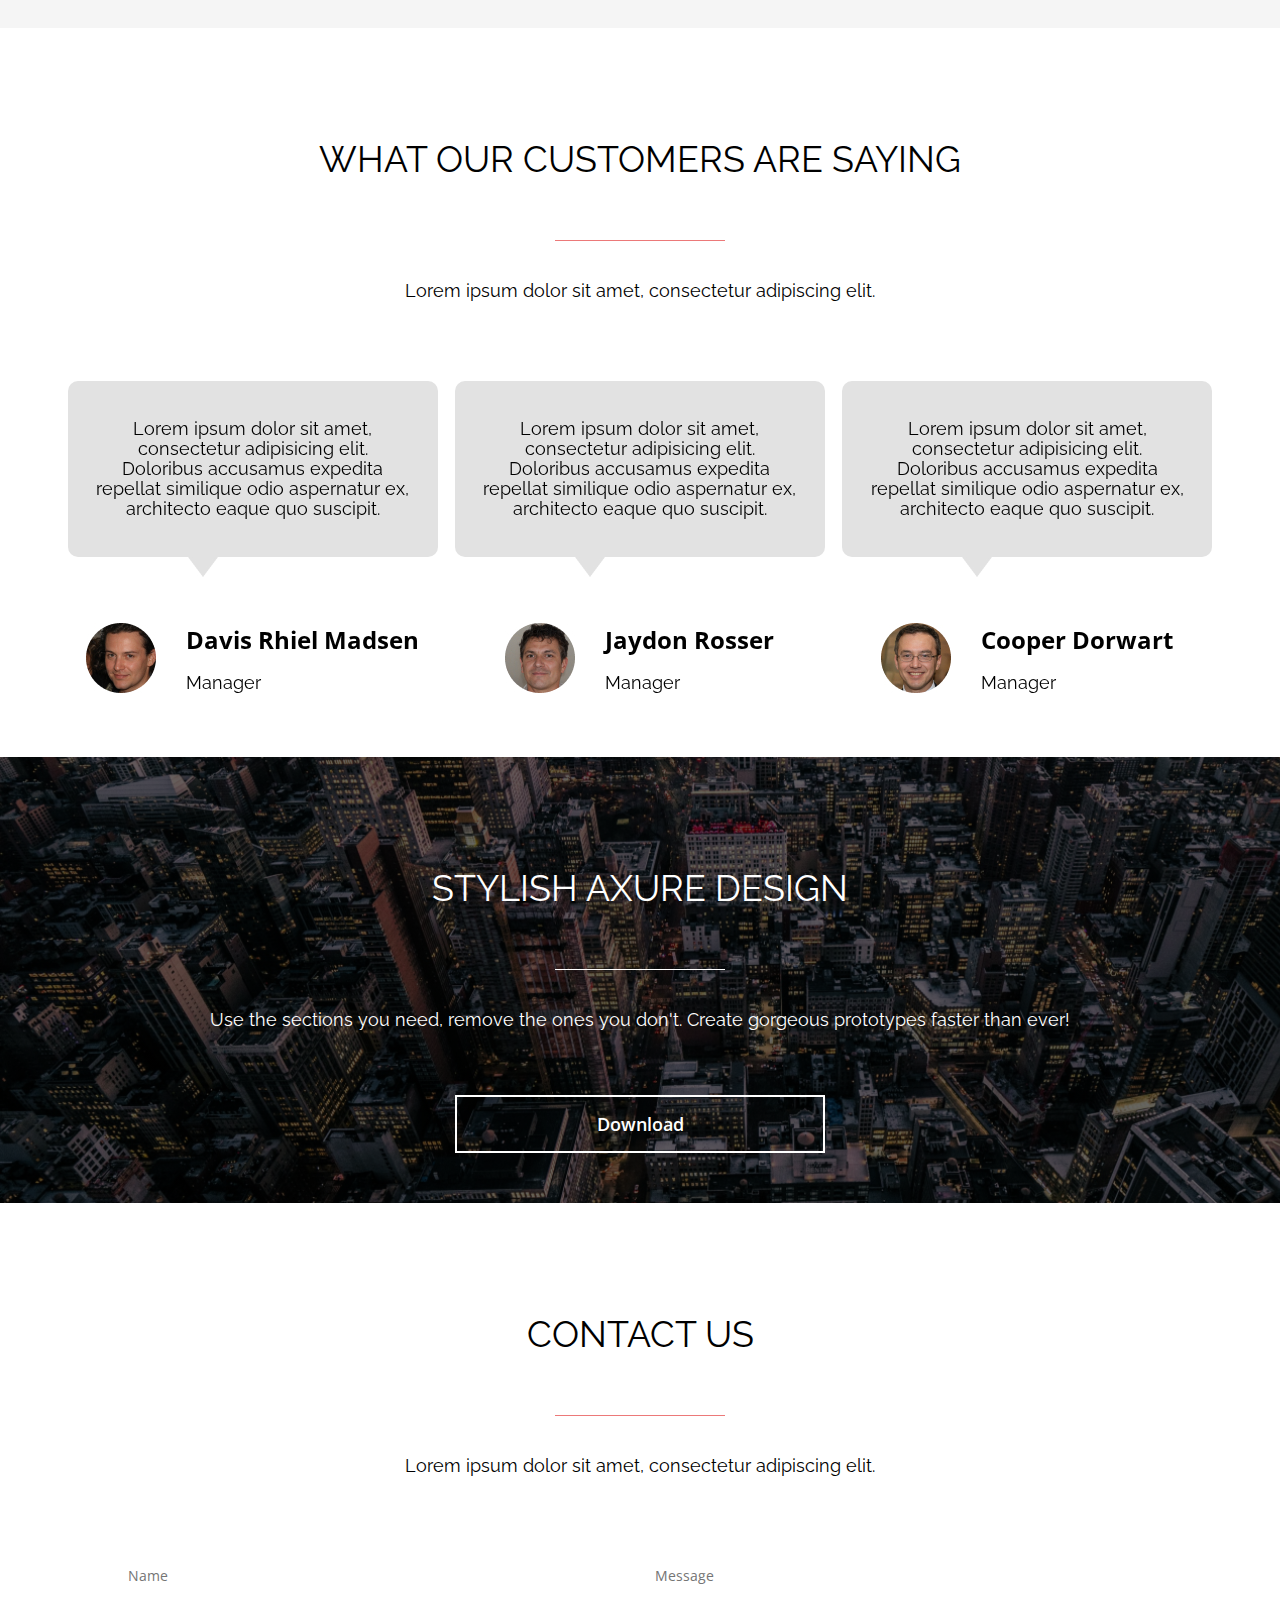
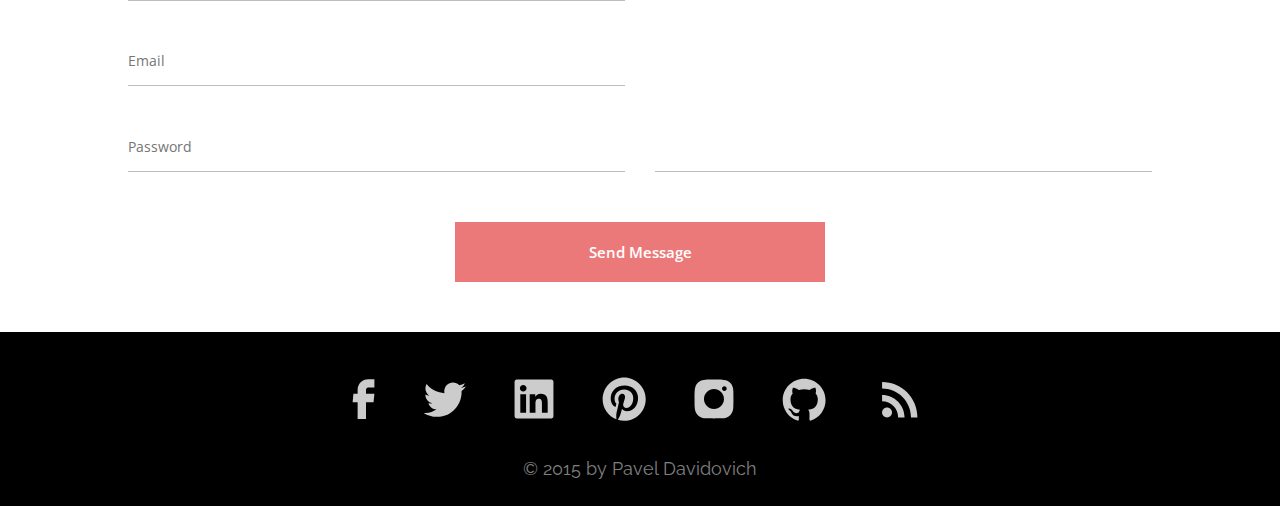
<file: CourseWork.html>
<!DOCTYPE html>
<html lang="en">

<head>
    <meta charset="UTF-8">
    <meta http-equiv="X-UA-Compatible" content="IE=edge">
    <meta name="viewport" content="width=device-width, initial-scale=1.0">
    <link rel="stylesheet" href="./styles/main.css">
    <link rel="icon" href="./img/images/favicon.jpg">
    <link rel="stylesheet" href="https://cdn.jsdelivr.net/npm/swiper@8/swiper-bundle.min.css" />
    <title>AXIS</title>
</head>

<body>
    <header>
        <div class="header_wrapper">
            <a href=""><img class="logo" src="./img/images/logo.png" alt="Logo"></a>
            <nav>
                <a href="#Features">Features</a>
                <a href="#About">About</a>
                <a href="#Pricing">Pricing</a>
                <a href="#Reviews">Reviews</a>
                <a href="#Contact">Contact</a>
            </nav>
            <div class="menu">
                <input type="checkbox">
                <nav>
                    <a href="#Features">Features</a>
                    <a href="#About">About</a>
                    <a href="#Pricing">Pricing</a>
                    <a href="#Reviews">Reviews</a>
                    <a href="#Contact">Contact</a>
                </nav>
            </div>
        </div>
    </header>
    <main>
        <section id="Features" class="section1">
            <div class="section1_wrapper">
                <div class="column1">
                    <img class="logo" src="./img/images/logoBIG.png" alt="">
                    <h1>
                        MODERN AXURE TEMPLATE FOR BEAUTIFUL PROTOTYPES
                    </h1>
                    <img class="underline" src="./img/images/underline.png" alt="">
                    <h5>
                        Lorem ipsum dolor sit amet, consectetur adipiscing elit
                    </h5>
                    <a href="#"><button class="button_1">Download</button></a>
                </div>
                <div class="column2">
                    <form action="#">
                        <h4>
                            Try Your<span> FREE </span>Trial Today
                        </h4>
                        <div class="middle">
                            <input type="text" name="Name" required placeholder="Name">
                            <input type="email" name="Email" required placeholder="Email">
                            <input type="password" name="Password" required placeholder="Password">
                        </div>
                        <input class="input-submit" type="submit" value="Get Started">
                    </form>
                </div>
            </div>
        </section>
        <section class="section2">
            <div class="section2_wrapper">
                <div class="info">
                    <div class="row1">Social Media</div>
                    <div class="row2">
                        Lorem ipsum dolor sit amet, consectetur adipiscing elit. Aenean euismod bibendum laoreet.
                    </div>
                </div>
                <div class="links">
                    <a href="#"><svg width="1.6rem" height="2.8rem" viewBox="0 0 32 56" fill="none"
                            xmlns="http://www.w3.org/2000/svg">
                            <path
                                d="M7.82702 55.7083H19.4937V32.3458H30.0054L31.1604 20.7375H19.4937V14.875C19.4937 14.1014 19.801 13.3595 20.348 12.8126C20.8949 12.2656 21.6368 11.9583 22.4104 11.9583H31.1604V0.291626H22.4104C18.5426 0.291626 14.8333 1.82808 12.0984 4.56299C9.36347 7.29789 7.82702 11.0072 7.82702 14.875V20.7375H1.99368L0.838684 32.3458H7.82702V55.7083Z"
                                fill="#CCCCCC" />
                        </svg></a>
                    <a href="#"><svg width="2.95rem" height="2.4rem" viewBox="0 0 59 48" fill="none"
                            xmlns="http://www.w3.org/2000/svg">
                            <path
                                d="M52.2629 12.3247C52.3008 12.8351 52.3008 13.3426 52.3008 13.8501C52.3008 29.3813 40.4796 47.278 18.8758 47.278C12.22 47.278 6.03665 45.3501 0.833313 42.0018C1.77831 42.1097 2.68831 42.1476 3.67123 42.1476C8.95912 42.1604 14.0973 40.3922 18.2575 37.128C15.8058 37.0836 13.4292 36.2748 11.4594 34.8143C9.48969 33.3539 8.02518 31.3148 7.2704 28.9818C7.99665 29.0897 8.72581 29.1626 9.48998 29.1626C10.5429 29.1626 11.6016 29.0168 12.5846 28.763C9.92386 28.2258 7.53136 26.7836 5.81387 24.6817C4.09637 22.5797 3.15992 19.9478 3.16373 17.2334V17.0876C4.72998 17.9597 6.54706 18.5051 8.47206 18.578C6.85941 17.5064 5.53708 16.0522 4.62305 14.3453C3.70903 12.6384 3.23173 10.7317 3.23373 8.7955C3.23373 6.61384 3.81415 4.613 4.83206 2.86884C7.78413 6.50014 11.466 9.47089 15.6393 11.5887C19.8126 13.7065 24.3841 14.924 29.0579 15.1626C28.8771 14.2876 28.7662 13.3805 28.7662 12.4705C28.7655 10.9275 29.0688 9.39942 29.659 7.9737C30.2491 6.54798 31.1144 5.25255 32.2055 4.16147C33.2966 3.07038 34.592 2.20503 36.0178 1.6149C37.4435 1.02476 38.9715 0.721403 40.5146 0.722169C43.8979 0.722169 46.9516 2.13967 49.0983 4.43217C51.7285 3.92355 54.2507 2.9634 56.5533 1.59425C55.6766 4.30913 53.8401 6.61122 51.3879 8.06925C53.7206 7.80319 56.0004 7.18974 58.1516 6.24925C56.5449 8.59162 54.554 10.6457 52.2629 12.3247Z"
                                fill="#CCCCCC" />
                        </svg></a>
                    <a href="#"><svg width="2.7rem" height="2.7rem" viewBox="0 0 54 54" fill="none"
                            xmlns="http://www.w3.org/2000/svg">
                            <path
                                d="M50.3333 0.75H3.66667C2.89312 0.75 2.15125 1.05729 1.60427 1.60427C1.05729 2.15125 0.75 2.89312 0.75 3.66667V50.3333C0.75 51.1069 1.05729 51.8488 1.60427 52.3957C2.15125 52.9427 2.89312 53.25 3.66667 53.25H50.3333C51.1069 53.25 51.8488 52.9427 52.3957 52.3957C52.9427 51.8488 53.25 51.1069 53.25 50.3333V3.66667C53.25 2.89312 52.9427 2.15125 52.3957 1.60427C51.8488 1.05729 51.1069 0.75 50.3333 0.75ZM16.3221 45.4829H8.52875V20.4287H16.3221V45.4829ZM12.4254 17.0075C11.228 17.0075 10.0796 16.5318 9.23283 15.6851C8.3861 14.8384 7.91042 13.69 7.91042 12.4925C7.91042 11.295 8.3861 10.1466 9.23283 9.29991C10.0796 8.45319 11.228 7.9775 12.4254 7.9775C13.6229 7.9775 14.7713 8.45319 15.618 9.29991C16.4647 10.1466 16.9404 11.295 16.9404 12.4925C16.9404 13.69 16.4647 14.8384 15.618 15.6851C14.7713 16.5318 13.6229 17.0075 12.4254 17.0075ZM45.4858 45.4829H37.7012V33.3C37.7012 30.395 37.6488 26.6588 33.6529 26.6588C29.5988 26.6588 28.9833 29.8263 28.9833 33.0958V45.4858H21.2046V20.4317H28.6713V23.8558H28.7792C29.8146 21.8871 32.3579 19.8104 36.1408 19.8104C44.0275 19.8104 45.4829 24.9963 45.4829 31.7454V45.4829H45.4858Z"
                                fill="#CCCCCC" />
                        </svg></a>
                    <a href="#"><svg width="3rem" height="3rem" viewBox="0 0 60 60" fill="none"
                            xmlns="http://www.w3.org/2000/svg">
                            <path
                                d="M21.3667 57.8251C24.1667 58.6709 26.9958 59.1667 30 59.1667C37.7355 59.1667 45.1542 56.0938 50.624 50.624C56.0938 45.1542 59.1667 37.7355 59.1667 30C59.1667 26.1698 58.4123 22.3771 56.9465 18.8384C55.4807 15.2998 53.3323 12.0845 50.624 9.37609C47.9156 6.66772 44.7003 4.51932 41.1616 3.05355C37.623 1.58779 33.8302 0.833374 30 0.833374C26.1698 0.833374 22.3771 1.58779 18.8384 3.05355C15.2997 4.51932 12.0844 6.66772 9.37606 9.37609C3.90625 14.8459 0.833344 22.2646 0.833344 30C0.833344 42.3959 8.62084 53.0417 19.6167 57.2417C19.3542 54.9667 19.0917 51.2042 19.6167 48.6084L22.9708 34.2C22.9708 34.2 22.125 32.5084 22.125 29.825C22.125 25.8 24.6333 22.7959 27.4917 22.7959C30 22.7959 31.1667 24.6334 31.1667 26.9959C31.1667 29.5042 29.5042 33.0917 28.6583 36.5334C28.1625 39.3917 30.175 41.9 33.0917 41.9C38.2833 41.9 42.3083 36.3584 42.3083 28.5417C42.3083 21.5417 37.2917 16.7584 30.0875 16.7584C21.8625 16.7584 17.0208 22.8834 17.0208 29.3292C17.0208 31.8375 17.8375 34.375 19.1792 36.0375C19.4417 36.2125 19.4417 36.4459 19.3542 36.8834L18.5083 40.0625C18.5083 40.5584 18.1875 40.7334 17.6917 40.3834C13.9583 38.75 11.8 33.4417 11.8 29.1542C11.8 19.9375 18.3333 11.5667 30.9333 11.5667C40.9667 11.5667 48.7834 18.7709 48.7834 28.3375C48.7834 38.3709 42.5709 46.4209 33.675 46.4209C30.8458 46.4209 28.075 44.9042 27.0833 43.125L25.1292 50.0375C24.4583 52.5459 22.6208 55.9 21.3667 57.9125V57.8251Z"
                                fill="#CCCCCC" />
                        </svg></a>
                    <a href="#"><svg width="2.7rem" height="2.7rem" viewBox="0 0 54 54" fill="none"
                            xmlns="http://www.w3.org/2000/svg">
                            <path
                                d="M53.0956 16.2228C53.0661 14.0138 52.6526 11.8267 51.8735 9.75946C51.1978 8.01574 50.1659 6.43212 48.8436 5.1098C47.5212 3.78748 45.9376 2.75552 44.1939 2.07988C42.1532 1.31383 39.9973 0.89962 37.8181 0.854875C35.0122 0.729458 34.1226 0.694458 27.0001 0.694458C19.8776 0.694458 18.9647 0.694458 16.1793 0.854875C14.001 0.899949 11.8462 1.31416 9.80639 2.07988C8.0624 2.75505 6.47854 3.78684 5.15616 5.10922C3.83377 6.4316 2.80199 8.01546 2.12681 9.75946C1.35923 11.7986 0.94592 13.9539 0.904727 16.1324C0.779311 18.9411 0.741394 19.8307 0.741394 26.9532C0.741394 34.0757 0.741394 34.9857 0.904727 37.774C0.948477 39.9557 1.35973 42.1082 2.12681 44.1528C2.80312 45.8963 3.83567 47.4795 5.1585 48.8013C6.48132 50.1231 8.06533 51.1545 9.80931 51.8295C11.8435 52.6263 13.9987 53.0701 16.1822 53.142C18.991 53.2674 19.8806 53.3053 27.0031 53.3053C34.1256 53.3053 35.0385 53.3053 37.8239 53.142C40.0031 53.099 42.1591 52.6858 44.1997 51.9199C45.943 51.2434 47.5262 50.2112 48.8484 48.889C50.1707 47.5668 51.2029 45.9836 51.8793 44.2403C52.6464 42.1986 53.0576 40.0461 53.1014 37.8615C53.2268 35.0557 53.2647 34.1661 53.2647 27.0407C53.2589 19.9182 53.2589 19.014 53.0956 16.2228ZM26.9826 40.4224C19.5335 40.4224 13.4989 34.3878 13.4989 26.9386C13.4989 19.4895 19.5335 13.4549 26.9826 13.4549C30.5588 13.4549 33.9884 14.8755 36.5171 17.4042C39.0458 19.9329 40.4664 23.3625 40.4664 26.9386C40.4664 30.5147 39.0458 33.9444 36.5171 36.4731C33.9884 39.0018 30.5588 40.4224 26.9826 40.4224ZM41.0031 16.1003C40.5901 16.1007 40.181 16.0196 39.7994 15.8617C39.4177 15.7039 39.071 15.4723 38.7789 15.1802C38.4869 14.8882 38.2553 14.5414 38.0974 14.1598C37.9396 13.7782 37.8585 13.3691 37.8589 12.9561C37.8589 12.5434 37.9402 12.1348 38.0981 11.7535C38.2561 11.3722 38.4875 11.0257 38.7794 10.7339C39.0712 10.4421 39.4176 10.2106 39.7989 10.0526C40.1802 9.89471 40.5889 9.81342 41.0016 9.81342C41.4143 9.81342 41.823 9.89471 42.2043 10.0526C42.5856 10.2106 42.932 10.4421 43.2238 10.7339C43.5157 11.0257 43.7472 11.3722 43.9051 11.7535C44.063 12.1348 44.1443 12.5434 44.1443 12.9561C44.1443 14.6945 42.7385 16.1003 41.0031 16.1003Z"
                                fill="#CCCCCC" />
                        </svg></a>
                    <a href="#"><svg width="3rem" height="2.9rem" viewBox="0 0 60 58" fill="none"
                            xmlns="http://www.w3.org/2000/svg">
                            <path fill-rule="evenodd" clip-rule="evenodd"
                                d="M30.0754 0.833374C14.0075 0.833374 0.984543 13.8563 0.984543 29.9242C0.984543 42.775 9.31746 53.6805 20.8791 57.5305C22.3345 57.793 22.8595 56.8975 22.8595 56.1275C22.8595 55.4363 22.8362 53.6046 22.8275 51.1809C14.7337 52.9367 13.0245 47.2784 13.0245 47.2784C11.7062 43.9184 9.79579 43.023 9.79579 43.023C7.15621 41.2175 9.99704 41.2584 9.99704 41.2584C12.9195 41.4625 14.4508 44.2567 14.4508 44.2567C17.0466 48.7017 21.2641 47.4184 22.915 46.6746C23.1804 44.7934 23.9387 43.51 24.767 42.7838C18.3095 42.0517 11.5195 39.555 11.5195 28.4046C11.5195 25.2342 12.6541 22.6325 14.5062 20.6025C14.2116 19.8646 13.2054 16.9042 14.795 12.9025C14.795 12.9025 17.2362 12.118 22.7925 15.8805C25.1654 15.2349 27.6132 14.9054 30.0725 14.9005C32.5317 14.9044 34.9797 15.234 37.3525 15.8805C42.9116 12.115 45.35 12.9025 45.35 12.9025C46.9395 16.9042 45.942 19.8646 45.6387 20.6025C47.5054 22.6325 48.6254 25.2313 48.6254 28.4046C48.6254 39.5842 41.8295 42.04 35.3487 42.7605C36.3841 43.6588 37.3175 45.4321 37.3175 48.1446C37.3175 52.0355 37.2825 55.1738 37.2825 56.1275C37.2825 56.9063 37.8016 57.8105 39.2862 57.5246C50.842 53.6688 59.1662 42.7721 59.1662 29.9242C59.1662 13.8563 46.1433 0.833374 30.0754 0.833374Z"
                                fill="#CCCCCC" />
                        </svg></a>
                    <a href="#"><svg width="3.5rem" height="3.5rem" viewBox="0 0 70 70" fill="none"
                            xmlns="http://www.w3.org/2000/svg">
                            <path
                                d="M18.025 58.3334C21.5366 58.3334 24.3833 55.4866 24.3833 51.975C24.3833 48.4634 21.5366 45.6167 18.025 45.6167C14.5134 45.6167 11.6667 48.4634 11.6667 51.975C11.6667 55.4866 14.5134 58.3334 18.025 58.3334Z"
                                fill="#CCCCCC" />
                            <path
                                d="M11.6667 12.9498V21.204C32.1708 21.204 48.7958 37.829 48.7958 58.3332H57.05C57.05 33.279 36.7208 12.9498 11.6667 12.9498V12.9498ZM11.6667 29.4582V37.7123C23.0417 37.7123 32.2875 46.9582 32.2875 58.3332H40.5417C40.5417 42.379 27.6208 29.4582 11.6667 29.4582V29.4582Z"
                                fill="#CCCCCC" />
                        </svg></a>
                </div>
            </div>
        </section>
        <section class="section3">
            <div class="section3_wrapper">
                <div class="tab">
                    <input checked type="radio" name="tab">
                    <div class="content">
                        <div class="info">
                            <h3>Tabs with soft transitioning effect.</h3>
                            <h5>Lorem ipsum dolor sit amet, consectetur adipiscing elit. Aenean euismod
                                bibendum laoreet. Proin gravida dolor sit amet lacus accumsan et viverra
                                justo commodo. Proin sodales pulvinar tempor. Cum sociis natoque
                                penatibus et magnis dis parturient montes.<br><br>

                                Lorem ipsum dolor sit amet, consectetur adipiscing elit. Aenean euismod
                                bibendum laoreet.</h5>
                            <a href=""><button class="button_2">Download</button></a>
                        </div>
                        <img src="./img/images/Freedom.jpg" alt="">
                    </div>
                </div>
                <div class="tab">
                    <input type="radio" name="tab">
                    <div class="content">
                        <div class="info">
                            <h3>Tabs with soft transitioning effect.</h3>
                            <h5>Lorem ipsum dolor sit amet, consectetur adipiscing elit. Aenean euismod
                                bibendum laoreet. Proin gravida dolor sit amet lacus accumsan et viverra
                                justo commodo. Proin sodales pulvinar tempor. Cum sociis natoque
                                penatibus et magnis dis parturient montes.<br><br>

                                Lorem ipsum dolor sit amet, consectetur adipiscing elit. Aenean euismod
                                bibendum laoreet.</h5>
                            <a href=""><button class="button_2">Download</button></a>
                        </div>
                        <img src="./img/images/PeizTower.jpg" alt="">
                    </div>
                </div>
                <div class="tab">
                    <input type="radio" name="tab">
                    <div class="content">
                        <div class="info">
                            <h3>Tabs with soft transitioning effect.</h3>
                            <h5>Lorem ipsum dolor sit amet, consectetur adipiscing elit. Aenean euismod
                                bibendum laoreet. Proin gravida dolor sit amet lacus accumsan et viverra
                                justo commodo. Proin sodales pulvinar tempor. Cum sociis natoque
                                penatibus et magnis dis parturient montes.<br><br>

                                Lorem ipsum dolor sit amet, consectetur adipiscing elit. Aenean euismod
                                bibendum laoreet.</h5>
                            <a href=""><button class="button_2">Download</button></a>
                        </div>
                        <img src="./img/images/EifTower.avif" alt="">
                    </div>
                </div>
            </div>
        </section>
        <section id="About"  class="section4">
            <div class="section4_wrapper">
                <h2>WHY THIS IS AWESOME</h2>
                <img src="./img/images/RedLine.png" alt="">
                <h5>Lorem ipsum dolor sit amet, consectetur adipiscing elit.
                </h5>
                <div class="columns">
                    <div class="column">
                        <img src="./img/images/LampIcon.png" alt="">
                        <h4>Thoughtful Design</h4>
                        <h5>Lorem ipsum dolor sit amet, consectetur <br> adipiscing <br> elit. Aenean euismod bibendum
                            laoreet. Proin gravida dolor sit amet lacus accumsan et viverra.
                        </h5>
                    </div>
                    <div class="column">
                        <img src="./img/images/KeyBoardIcon.png" alt="">
                        <h4>Thoughtful Design</h4>
                        <h5>Lorem ipsum dolor sit amet, consectetur <br> adipiscing <br> elit. Aenean euismod bibendum
                            laoreet. Proin gravida dolor sit amet lacus accumsan et viverra.
                        </h5>
                    </div>
                    <div class="column">
                        <img src="./img/images/ZipIcon.png" alt="">
                        <h4>Thoughtful Design</h4>
                        <h5>Lorem ipsum dolor sit amet, consectetur <br> adipiscing <br> elit. Aenean euismod bibendum
                            laoreet. Proin gravida dolor sit amet lacus accumsan et viverra.
                        </h5>
                    </div>
                </div>
            </div>
        </section>
        <section id="Pricing" class="section5">
            <div class="section5_wrapper">
                <h2>pricing options</h2>
                <img src="./img/images/RedLine.png" alt="">
                <h5>Lorem ipsum dolor sit amet, consectetur
                    adipiscing elit.</h5>
                <div class="columns">
                    <a href="#">
                        <div class="column">
                            <h4>Basic</h4>
                            <h2>$10</h2>
                            <h5>Free for life</h5>
                            <h5>1 Gb Of Space</h5>
                            <h5>1 Gb Of Space</h5>
                            <h5>1 Gb Of Space</h5>
                            <h5>1 Gb Of Space</h5>
                            <h5>1 Gb Of Space</h5>
                            <h5>1 Gb Of Space</h5>
                        </div>
                    </a>
                    <a href="#">
                        <div class="column">
                            <h4>Optima</h4>
                            <h2>$20</h2>
                            <h5>Free for life</h5>
                            <h5>1 Gb Of Space</h5>
                            <h5>1 Gb Of Space</h5>
                            <h5>1 Gb Of Space</h5>
                            <h5>1 Gb Of Space</h5>
                            <h5>1 Gb Of Space</h5>
                            <h5>1 Gb Of Space</h5>
                        </div>
                    </a>
                    <a href="#">
                        <div class="column">
                            <h4>Pro</h4>
                            <h2>$30</h2>
                            <h5>Free for life</h5>
                            <h5>1 Gb Of Space</h5>
                            <h5>1 Gb Of Space</h5>
                            <h5>1 Gb Of Space</h5>
                            <h5>1 Gb Of Space</h5>
                            <h5>1 Gb Of Space</h5>
                            <h5>1 Gb Of Space</h5>
                        </div>
                    </a>
                </div>
            </div>
        </section>
        <section id="Reviews" class="section6">
            <div class="section6_wrapper">
                <h2>what our customers are saying</h2>
                <img src="./img/images/RedLine.png" alt="">
                <h5>Lorem ipsum dolor sit amet,
                    consectetur adipiscing elit.
                </h5>
                <div class="swiper">
                    <!-- Additional required wrapper -->
                    <div class="swiper-wrapper">
                        <!-- Slides -->
                        <div class="swiper-slide">
                            <div class="feedback">
                                Lorem ipsum dolor sit amet, consectetur
                                adipisicing elit. Doloribus accusamus expedita
                                repellat similique odio aspernatur ex, architecto eaque quo suscipit.
                            </div>
                            <img class="triangle" src="./img/images/triangle.jpg" alt="">
                            <div class="user">
                                <img src="./img/images/Managers/DAVIS 7.jpg" alt="">
                                <div class="user-data">
                                    <p class="user-name">Davis Rhiel Madsen</p>
                                    <p class="user-post">Manager</p>
                                </div>
                            </div>
                        </div>
                        <div class="swiper-slide">
                            <div class="feedback">
                                Lorem ipsum dolor sit amet, consectetur
                                adipisicing elit. Doloribus accusamus expedita
                                repellat similique odio aspernatur ex, architecto eaque quo suscipit.
                            </div>
                            <img class="triangle" src="./img/images/triangle.jpg" alt="">
                            <div class="user">
                                <img src="./img/images/Managers/Jaydon.jpg" alt="">
                                <div class="user-data">
                                    <p class="user-name">Jaydon Rosser</p>
                                    <p class="user-post">Manager</p>
                                </div>
                            </div>
                        </div>
                        <div class="swiper-slide">
                            <div class="feedback">
                                Lorem ipsum dolor sit amet, consectetur
                                adipisicing elit. Doloribus accusamus expedita
                                repellat similique odio aspernatur ex, architecto eaque quo suscipit.
                            </div>
                            <img class="triangle" src="./img/images/triangle.jpg" alt="">
                            <div class="user">
                                <img src="./img/images/Managers/Cooper.jpg" alt="">
                                <div class="user-data">
                                    <p class="user-name">Cooper Dorwart</p>
                                    <p class="user-post">Manager</p>
                                </div>
                            </div>
                        </div>
                    </div>
                </div>
            </div>
        </section>
        <section class="section7">
            <div class="section7_wrapper">
                <h2>STYLISH AXURE DESIGN</h2>
                <img src="./img/images/GrayLine.png" alt="">
                <h5>Use the sections you need, remove the ones
                    you don't. Create gorgeous prototypes faster than ever!
                </h5>
                <a href="#"><button class="button_1">Download</button></a>
            </div>
        </section>
        <section id="Contact" class="section8">
                <form action="">
                    <h2>contact us</h2>
                    <img src="./img/images/RedLine.png" alt="">
                    <h5>Lorem ipsum dolor sit amet,
                        consectetur adipiscing elit.
                    </h5>
                    <div class="inputs-and-textarea">
                        <div class="inputs-inputs">
                            <input type="text" name="name" placeholder="Name" required>
                            <input type="email" name="Email" placeholder="Email" required>
                            <input type="password" name="password" placeholder="Password" required>
                        </div>
                        <textarea placeholder="Message" name="textarea" id="" cols="" rows="10"></textarea>
                    </div>
                    <input type="submit" value="Send Message">
                </form>
        </section>
    </main>
    <footer>
        <div class="footer_wrapper">
            <div class="links">
                <a href="#"><svg width="1.15rem" height="2.11rem" viewBox="0 0 32 56" fill="none"
                    xmlns="http://www.w3.org/2000/svg">
                    <path
                        d="M7.82702 55.7083H19.4937V32.3458H30.0054L31.1604 20.7375H19.4937V14.875C19.4937 14.1014 19.801 13.3595 20.348 12.8126C20.8949 12.2656 21.6368 11.9583 22.4104 11.9583H31.1604V0.291626H22.4104C18.5426 0.291626 14.8333 1.82808 12.0984 4.56299C9.36347 7.29789 7.82702 11.0072 7.82702 14.875V20.7375H1.99368L0.838684 32.3458H7.82702V55.7083Z"
                        fill="#CCCCCC" />
                </svg></a>
            <a href="#"><svg width="2.18rem" height="1.77rem" viewBox="0 0 59 48" fill="none"
                    xmlns="http://www.w3.org/2000/svg">
                    <path
                        d="M52.2629 12.3247C52.3008 12.8351 52.3008 13.3426 52.3008 13.8501C52.3008 29.3813 40.4796 47.278 18.8758 47.278C12.22 47.278 6.03665 45.3501 0.833313 42.0018C1.77831 42.1097 2.68831 42.1476 3.67123 42.1476C8.95912 42.1604 14.0973 40.3922 18.2575 37.128C15.8058 37.0836 13.4292 36.2748 11.4594 34.8143C9.48969 33.3539 8.02518 31.3148 7.2704 28.9818C7.99665 29.0897 8.72581 29.1626 9.48998 29.1626C10.5429 29.1626 11.6016 29.0168 12.5846 28.763C9.92386 28.2258 7.53136 26.7836 5.81387 24.6817C4.09637 22.5797 3.15992 19.9478 3.16373 17.2334V17.0876C4.72998 17.9597 6.54706 18.5051 8.47206 18.578C6.85941 17.5064 5.53708 16.0522 4.62305 14.3453C3.70903 12.6384 3.23173 10.7317 3.23373 8.7955C3.23373 6.61384 3.81415 4.613 4.83206 2.86884C7.78413 6.50014 11.466 9.47089 15.6393 11.5887C19.8126 13.7065 24.3841 14.924 29.0579 15.1626C28.8771 14.2876 28.7662 13.3805 28.7662 12.4705C28.7655 10.9275 29.0688 9.39942 29.659 7.9737C30.2491 6.54798 31.1144 5.25255 32.2055 4.16147C33.2966 3.07038 34.592 2.20503 36.0178 1.6149C37.4435 1.02476 38.9715 0.721403 40.5146 0.722169C43.8979 0.722169 46.9516 2.13967 49.0983 4.43217C51.7285 3.92355 54.2507 2.9634 56.5533 1.59425C55.6766 4.30913 53.8401 6.61122 51.3879 8.06925C53.7206 7.80319 56.0004 7.18974 58.1516 6.24925C56.5449 8.59162 54.554 10.6457 52.2629 12.3247Z"
                        fill="#CCCCCC" />
                </svg></a>
            <a href="#"><svg width="2rem" height="2rem" viewBox="0 0 54 54" fill="none"
                    xmlns="http://www.w3.org/2000/svg">
                    <path
                        d="M50.3333 0.75H3.66667C2.89312 0.75 2.15125 1.05729 1.60427 1.60427C1.05729 2.15125 0.75 2.89312 0.75 3.66667V50.3333C0.75 51.1069 1.05729 51.8488 1.60427 52.3957C2.15125 52.9427 2.89312 53.25 3.66667 53.25H50.3333C51.1069 53.25 51.8488 52.9427 52.3957 52.3957C52.9427 51.8488 53.25 51.1069 53.25 50.3333V3.66667C53.25 2.89312 52.9427 2.15125 52.3957 1.60427C51.8488 1.05729 51.1069 0.75 50.3333 0.75ZM16.3221 45.4829H8.52875V20.4287H16.3221V45.4829ZM12.4254 17.0075C11.228 17.0075 10.0796 16.5318 9.23283 15.6851C8.3861 14.8384 7.91042 13.69 7.91042 12.4925C7.91042 11.295 8.3861 10.1466 9.23283 9.29991C10.0796 8.45319 11.228 7.9775 12.4254 7.9775C13.6229 7.9775 14.7713 8.45319 15.618 9.29991C16.4647 10.1466 16.9404 11.295 16.9404 12.4925C16.9404 13.69 16.4647 14.8384 15.618 15.6851C14.7713 16.5318 13.6229 17.0075 12.4254 17.0075ZM45.4858 45.4829H37.7012V33.3C37.7012 30.395 37.6488 26.6588 33.6529 26.6588C29.5988 26.6588 28.9833 29.8263 28.9833 33.0958V45.4858H21.2046V20.4317H28.6713V23.8558H28.7792C29.8146 21.8871 32.3579 19.8104 36.1408 19.8104C44.0275 19.8104 45.4829 24.9963 45.4829 31.7454V45.4829H45.4858Z"
                        fill="#CCCCCC" />
                </svg></a>
            <a href="#"><svg width="2.217rem" height="2.217rem" viewBox="0 0 60 60" fill="none"
                    xmlns="http://www.w3.org/2000/svg">
                    <path
                        d="M21.3667 57.8251C24.1667 58.6709 26.9958 59.1667 30 59.1667C37.7355 59.1667 45.1542 56.0938 50.624 50.624C56.0938 45.1542 59.1667 37.7355 59.1667 30C59.1667 26.1698 58.4123 22.3771 56.9465 18.8384C55.4807 15.2998 53.3323 12.0845 50.624 9.37609C47.9156 6.66772 44.7003 4.51932 41.1616 3.05355C37.623 1.58779 33.8302 0.833374 30 0.833374C26.1698 0.833374 22.3771 1.58779 18.8384 3.05355C15.2997 4.51932 12.0844 6.66772 9.37606 9.37609C3.90625 14.8459 0.833344 22.2646 0.833344 30C0.833344 42.3959 8.62084 53.0417 19.6167 57.2417C19.3542 54.9667 19.0917 51.2042 19.6167 48.6084L22.9708 34.2C22.9708 34.2 22.125 32.5084 22.125 29.825C22.125 25.8 24.6333 22.7959 27.4917 22.7959C30 22.7959 31.1667 24.6334 31.1667 26.9959C31.1667 29.5042 29.5042 33.0917 28.6583 36.5334C28.1625 39.3917 30.175 41.9 33.0917 41.9C38.2833 41.9 42.3083 36.3584 42.3083 28.5417C42.3083 21.5417 37.2917 16.7584 30.0875 16.7584C21.8625 16.7584 17.0208 22.8834 17.0208 29.3292C17.0208 31.8375 17.8375 34.375 19.1792 36.0375C19.4417 36.2125 19.4417 36.4459 19.3542 36.8834L18.5083 40.0625C18.5083 40.5584 18.1875 40.7334 17.6917 40.3834C13.9583 38.75 11.8 33.4417 11.8 29.1542C11.8 19.9375 18.3333 11.5667 30.9333 11.5667C40.9667 11.5667 48.7834 18.7709 48.7834 28.3375C48.7834 38.3709 42.5709 46.4209 33.675 46.4209C30.8458 46.4209 28.075 44.9042 27.0833 43.125L25.1292 50.0375C24.4583 52.5459 22.6208 55.9 21.3667 57.9125V57.8251Z"
                        fill="#CCCCCC" />
                </svg></a>
            <a href="#"><svg width="2rem" height="2rem" viewBox="0 0 54 54" fill="none"
                    xmlns="http://www.w3.org/2000/svg">
                    <path
                        d="M53.0956 16.2228C53.0661 14.0138 52.6526 11.8267 51.8735 9.75946C51.1978 8.01574 50.1659 6.43212 48.8436 5.1098C47.5212 3.78748 45.9376 2.75552 44.1939 2.07988C42.1532 1.31383 39.9973 0.89962 37.8181 0.854875C35.0122 0.729458 34.1226 0.694458 27.0001 0.694458C19.8776 0.694458 18.9647 0.694458 16.1793 0.854875C14.001 0.899949 11.8462 1.31416 9.80639 2.07988C8.0624 2.75505 6.47854 3.78684 5.15616 5.10922C3.83377 6.4316 2.80199 8.01546 2.12681 9.75946C1.35923 11.7986 0.94592 13.9539 0.904727 16.1324C0.779311 18.9411 0.741394 19.8307 0.741394 26.9532C0.741394 34.0757 0.741394 34.9857 0.904727 37.774C0.948477 39.9557 1.35973 42.1082 2.12681 44.1528C2.80312 45.8963 3.83567 47.4795 5.1585 48.8013C6.48132 50.1231 8.06533 51.1545 9.80931 51.8295C11.8435 52.6263 13.9987 53.0701 16.1822 53.142C18.991 53.2674 19.8806 53.3053 27.0031 53.3053C34.1256 53.3053 35.0385 53.3053 37.8239 53.142C40.0031 53.099 42.1591 52.6858 44.1997 51.9199C45.943 51.2434 47.5262 50.2112 48.8484 48.889C50.1707 47.5668 51.2029 45.9836 51.8793 44.2403C52.6464 42.1986 53.0576 40.0461 53.1014 37.8615C53.2268 35.0557 53.2647 34.1661 53.2647 27.0407C53.2589 19.9182 53.2589 19.014 53.0956 16.2228ZM26.9826 40.4224C19.5335 40.4224 13.4989 34.3878 13.4989 26.9386C13.4989 19.4895 19.5335 13.4549 26.9826 13.4549C30.5588 13.4549 33.9884 14.8755 36.5171 17.4042C39.0458 19.9329 40.4664 23.3625 40.4664 26.9386C40.4664 30.5147 39.0458 33.9444 36.5171 36.4731C33.9884 39.0018 30.5588 40.4224 26.9826 40.4224ZM41.0031 16.1003C40.5901 16.1007 40.181 16.0196 39.7994 15.8617C39.4177 15.7039 39.071 15.4723 38.7789 15.1802C38.4869 14.8882 38.2553 14.5414 38.0974 14.1598C37.9396 13.7782 37.8585 13.3691 37.8589 12.9561C37.8589 12.5434 37.9402 12.1348 38.0981 11.7535C38.2561 11.3722 38.4875 11.0257 38.7794 10.7339C39.0712 10.4421 39.4176 10.2106 39.7989 10.0526C40.1802 9.89471 40.5889 9.81342 41.0016 9.81342C41.4143 9.81342 41.823 9.89471 42.2043 10.0526C42.5856 10.2106 42.932 10.4421 43.2238 10.7339C43.5157 11.0257 43.7472 11.3722 43.9051 11.7535C44.063 12.1348 44.1443 12.5434 44.1443 12.9561C44.1443 14.6945 42.7385 16.1003 41.0031 16.1003Z"
                        fill="#CCCCCC" />
                </svg></a>
            <a href="#"><svg width="2.21rem" height="2.16rem" viewBox="0 0 60 58" fill="none"
                    xmlns="http://www.w3.org/2000/svg">
                    <path fill-rule="evenodd" clip-rule="evenodd"
                        d="M30.0754 0.833374C14.0075 0.833374 0.984543 13.8563 0.984543 29.9242C0.984543 42.775 9.31746 53.6805 20.8791 57.5305C22.3345 57.793 22.8595 56.8975 22.8595 56.1275C22.8595 55.4363 22.8362 53.6046 22.8275 51.1809C14.7337 52.9367 13.0245 47.2784 13.0245 47.2784C11.7062 43.9184 9.79579 43.023 9.79579 43.023C7.15621 41.2175 9.99704 41.2584 9.99704 41.2584C12.9195 41.4625 14.4508 44.2567 14.4508 44.2567C17.0466 48.7017 21.2641 47.4184 22.915 46.6746C23.1804 44.7934 23.9387 43.51 24.767 42.7838C18.3095 42.0517 11.5195 39.555 11.5195 28.4046C11.5195 25.2342 12.6541 22.6325 14.5062 20.6025C14.2116 19.8646 13.2054 16.9042 14.795 12.9025C14.795 12.9025 17.2362 12.118 22.7925 15.8805C25.1654 15.2349 27.6132 14.9054 30.0725 14.9005C32.5317 14.9044 34.9797 15.234 37.3525 15.8805C42.9116 12.115 45.35 12.9025 45.35 12.9025C46.9395 16.9042 45.942 19.8646 45.6387 20.6025C47.5054 22.6325 48.6254 25.2313 48.6254 28.4046C48.6254 39.5842 41.8295 42.04 35.3487 42.7605C36.3841 43.6588 37.3175 45.4321 37.3175 48.1446C37.3175 52.0355 37.2825 55.1738 37.2825 56.1275C37.2825 56.9063 37.8016 57.8105 39.2862 57.5246C50.842 53.6688 59.1662 42.7721 59.1662 29.9242C59.1662 13.8563 46.1433 0.833374 30.0754 0.833374Z"
                        fill="#CCCCCC" />
                </svg></a>
            <a href="#"><svg width="2.725rem" height="2.725rem" viewBox="0 0 70 70" fill="none"
                    xmlns="http://www.w3.org/2000/svg">
                    <path
                        d="M18.025 58.3334C21.5366 58.3334 24.3833 55.4866 24.3833 51.975C24.3833 48.4634 21.5366 45.6167 18.025 45.6167C14.5134 45.6167 11.6667 48.4634 11.6667 51.975C11.6667 55.4866 14.5134 58.3334 18.025 58.3334Z"
                        fill="#CCCCCC" />
                    <path
                        d="M11.6667 12.9498V21.204C32.1708 21.204 48.7958 37.829 48.7958 58.3332H57.05C57.05 33.279 36.7208 12.9498 11.6667 12.9498V12.9498ZM11.6667 29.4582V37.7123C23.0417 37.7123 32.2875 46.9582 32.2875 58.3332H40.5417C40.5417 42.379 27.6208 29.4582 11.6667 29.4582V29.4582Z"
                        fill="#CCCCCC" />
                </svg></a>
            </div>
            <h5>© 2015 by Pavel Davidovich</h5>
        </div>
    </footer>
    <script src="https://cdn.jsdelivr.net/npm/swiper@8/swiper-bundle.min.js"></script>
    <script src="./js/swiper.js"></script>
</body>

</html>
</file>
<file: styles/main.css>
@import url("https://fonts.googleapis.com/css2?family=Open+Sans:wght@300;400;500;600;700&family=Raleway:wght@100;200;300;400;500;600;700&display=swap");
* {
  padding: 0;
  margin: 0;
  border: 0;
}

*,
*:before,
*:after {
  box-sizing: border-box;
}

:focus,
:active {
  outline: none;
}

a {
  background: none;
}

a :focus,
a :active {
  outline: none;
}

nav,
footer,
header,
aside {
  display: block;
}

html {
  height: 100%;
  width: 100%;
  font-size: 100%;
  line-height: 1;
  font-size: 20px;
  -ms-text-size-adjust: 100%;
  -moz-text-size-adjust: 100%;
  -webkit-text-size-adjust: 100%;
}

input,
button,
textarea {
  font-family: inherit;
}

input::-ms-clear {
  display: none;
}

button {
  cursor: pointer;
}

button ::-moz-focus-inner {
  padding: 0;
  border: 0;
}

a,
a :visited {
  text-decoration: none;
}

a :hover {
  text-decoration: none;
}

ul li {
  list-style: none;
}

img {
  vertical-align: top;
}

h1,
h2,
h3,
h4,
h5,
h6 {
  font-size: inherit;
  font-weight: 400;
}

header {
  position: fixed;
  z-index: 15;
  top: 0;
  right: 0;
  left: 0;
  background: #000;
}
header .header_wrapper {
  margin: 0 1rem 0 5.764rem;
  height: 3.8rem;
  display: flex;
  align-items: center;
  justify-content: space-between;
}
header .header_wrapper > nav {
  width: 28.5rem;
  margin-right: 8.5rem;
  font-family: "Open Sans";
  font-style: normal;
  font-weight: 600;
  font-size: 14px;
  line-height: 19px;
  display: flex;
  align-items: center;
  justify-content: center;
  text-transform: capitalize;
  justify-content: space-between;
}
header .header_wrapper > nav a {
  color: white;
}
header .header_wrapper > nav a:hover {
  color: goldenrod;
  transition: all 0.4s;
}
header .header_wrapper .menu {
  position: relative;
  display: none;
}
header .header_wrapper .menu input {
  visibility: hidden;
  position: relative;
}
header .header_wrapper .menu input::before {
  visibility: visible;
  position: absolute;
  content: url(../img/images/menu.png);
  top: -20px;
  left: 0px;
}
header .header_wrapper .menu input:checked::before {
  content: url(../img/images/EXIT.png);
}
header .header_wrapper .menu input:checked ~ nav {
  display: flex;
  flex-direction: column;
  align-items: center;
  justify-content: space-between;
}
header .header_wrapper .menu nav {
  border-radius: 15px;
  background: #242222;
  width: 60vw;
  height: 60vh;
  font-family: "Open Sans";
  font-style: normal;
  font-weight: 600;
  font-size: 14px;
  line-height: 19px;
  display: flex;
  align-items: center;
  justify-content: center;
  text-transform: capitalize;
  position: absolute;
  top: 0px;
  right: 0px;
  display: none;
}
header .header_wrapper .menu nav a {
  color: white;
}
header .header_wrapper .menu nav a:hover {
  color: goldenrod;
  transition: all 0.4s;
}
header .header_wrapper .menu nav a {
  width: 100%;
  height: 20%;
  display: flex;
  align-items: center;
  justify-content: center;
  text-align: center;
  border-bottom: #000000 2px solid;
  border-top: #333333 2px solid;
}
header .header_wrapper .menu nav a:last-child {
  border-bottom: none;
}
header .header_wrapper .menu nav a:first-child {
  border-top: none;
}

main section {
  padding: 0 10%;
}
main section.section1 {
  margin-top: 3.6rem;
  background-image: linear-gradient(rgba(0, 0, 0, 0.6), rgba(0, 0, 0, 0.6)), url(../img/bg/1section.jpg);
  background-size: 100% 100%;
}
main section.section1 .section1_wrapper {
  padding: 12% 0 8% 0;
  display: flex;
  justify-content: space-between;
}
main section.section1 .section1_wrapper .column1 {
  height: 27.9rem;
  max-width: 33.5rem;
  min-width: 18rem;
  display: flex;
  flex-direction: column;
  justify-content: space-between;
}
main section.section1 .section1_wrapper .column1 .logo {
  width: 13.5rem;
}
main section.section1 .section1_wrapper .column1 h1 {
  font-family: "Raleway";
  font-style: normal;
  font-weight: 500;
  font-size: 2.4rem;
  line-height: 2.8rem;
  display: flex;
  align-items: center;
  text-transform: uppercase;
  color: #000000;
  color: rgb(255, 255, 255);
}
main section.section1 .section1_wrapper .column1 .underline {
  width: 8.5rem;
}
main section.section1 .section1_wrapper .column1 h5 {
  width: 13.5rem;
  font-family: "Raleway";
  font-style: normal;
  font-weight: 400;
  font-size: 0.9rem;
  line-height: 1rem;
  display: flex;
  align-items: center;
  justify-content: center;
  color: #000000;
  color: white;
}
main section.section1 .section1_wrapper .column1 a .button_1 {
  width: 13.5rem;
  height: 2.9rem;
  background: inherit;
  border: 2px solid #ffffff;
  font-family: "Open Sans";
  font-style: normal;
  font-weight: 600;
  font-size: 0.9rem;
  line-height: 1.2rem;
  display: flex;
  align-items: center;
  justify-content: center;
  text-transform: capitalize;
  color: #ffffff;
  transition: all 0.4s;
}
main section.section1 .section1_wrapper .column1 a .button_1:hover {
  border: 2px solid #ec7979;
  color: #ec7979;
}
main section.section1 .section1_wrapper .column1 a .button_1:active {
  background: #833030;
  border: 2px solid #ab4949;
  color: #ffffff;
}
main section.section1 .section1_wrapper .column2 form {
  padding-top: 1rem;
  width: 470px;
  height: 450px;
  background: #ffffff;
  border-radius: 10px;
  display: flex;
  flex-direction: column;
  justify-content: space-between;
}
main section.section1 .section1_wrapper .column2 form h4 {
  align-self: center;
  font-family: "Open Sans";
  font-style: normal;
  font-weight: 700;
  font-size: 1.2rem;
  line-height: 1.65rem;
  display: flex;
  align-items: center;
  justify-content: center;
  color: #000000;
  text-align: center;
  display: block;
  margin: 0 2.5rem;
}
main section.section1 .section1_wrapper .column2 form h4 span {
  color: #ec7979;
}
main section.section1 .section1_wrapper .column2 form .middle {
  display: flex;
  flex-direction: column;
}
main section.section1 .section1_wrapper .column2 form .middle input {
  border-bottom: 1px solid #bdbdbd;
  font-family: "Open Sans";
  font-style: normal;
  font-weight: 400;
  font-size: 14px;
  line-height: 19px;
  display: flex;
  align-items: center;
  color: #bdbdbd;
  padding-bottom: 0.75rem;
  margin: 0 50px 40px 50px;
}
main section.section1 .section1_wrapper .column2 form .middle input:focus {
  border-bottom: red 1px solid;
}
main section.section1 .section1_wrapper .column2 .input-submit {
  cursor: pointer;
  background: #ec7979;
  border-radius: 0px 0px 10px 10px;
  font-family: "Open Sans";
  font-style: normal;
  font-weight: 600;
  font-size: 15px;
  line-height: 20px;
  display: flex;
  align-items: center;
  justify-content: center;
  color: #ffffff;
  height: 3rem;
  transition: all 0.4s;
}
main section.section1 .section1_wrapper .column2 .input-submit:hover {
  background: #ab4949;
}
main section.section1 .section1_wrapper .column2 .input-submit:active {
  background: #ec7979;
}
main section.section2 {
  background: #f8efef;
}
main section.section2 .section2_wrapper {
  display: flex;
  align-items: center;
  justify-content: space-between;
  padding: 1rem 0;
}
main section.section2 .section2_wrapper .info {
  max-width: 23.5rem;
  min-width: 16rem;
  margin-right: 1.4rem;
  align-items: center;
}
main section.section2 .section2_wrapper .info .row1 {
  font-family: "Open Sans";
  font-style: normal;
  font-weight: 700;
  font-size: 1.2rem;
  line-height: 1.65rem;
  display: flex;
  align-items: center;
  justify-content: center;
  color: #000000;
  text-align: center;
  align-items: flex-start;
  justify-content: flex-start;
  margin-bottom: 1.8rem;
}
main section.section2 .section2_wrapper .info .row2 {
  font-family: "Raleway";
  font-style: normal;
  font-weight: 400;
  font-size: 0.9rem;
  line-height: 1rem;
  display: flex;
  align-items: center;
  justify-content: center;
  color: #000000;
  color: #86878b;
}
main section.section2 .section2_wrapper .links {
  display: flex;
  justify-content: space-around;
  align-items: center;
  width: 34rem;
}
main section.section2 .section2_wrapper .links a:not(a:last-child) {
  margin-right: 1rem;
}
main section.section2 .section2_wrapper .links svg:hover path {
  transition: all 0.4s;
  fill: #ec7979;
}
main section.section3 .section3_wrapper {
  margin-top: 5rem;
}
main section.section3 .section3_wrapper .tab {
  position: relative;
}
main section.section3 .section3_wrapper .tab:nth-child(2) input {
  left: 15%;
}
main section.section3 .section3_wrapper .tab:nth-child(3) input {
  left: 30%;
}
main section.section3 .section3_wrapper .tab input {
  position: absolute;
  top: -39px;
  z-index: 10;
  width: 15%;
  cursor: pointer;
  visibility: hidden;
  font-family: "Open Sans";
  font-style: normal;
  font-weight: 400;
  font-size: 14px;
  line-height: 19px;
}
main section.section3 .section3_wrapper .tab input:checked:before {
  border-radius: 5px 5px 0px 0px;
  border: 1px solid #c6cbcd;
  border-bottom: none;
  background: white;
}
main section.section3 .section3_wrapper .tab input:checked ~ .content {
  display: flex;
}
main section.section3 .section3_wrapper .tab input:before {
  height: 40px;
  visibility: visible;
  content: "TAB";
  display: flex;
  justify-content: center;
  align-items: center;
}
main section.section3 .section3_wrapper .tab .content {
  width: 100%;
  position: absolute;
  z-index: 0;
  top: 0rem;
  max-width: 79rem;
  display: none;
  justify-content: space-between;
  align-items: center;
  padding-left: 5rem;
  border: 1px solid #c6cbcd;
}
main section.section3 .section3_wrapper .tab .content .info {
  margin-right: 1.5rem;
  height: 21rem;
  min-width: 15rem;
  display: flex;
  flex-direction: column;
  justify-content: space-between;
}
main section.section3 .section3_wrapper .tab .content .info h3 {
  font-family: "Open Sans";
  font-style: normal;
  font-weight: 700;
  font-size: 1.5rem;
  line-height: 2rem;
  display: flex;
  align-items: center;
  color: #000000;
}
main section.section3 .section3_wrapper .tab .content .info h5 {
  max-width: 28.5rem;
  font-family: "Raleway";
  font-style: normal;
  font-weight: 400;
  font-size: 0.9rem;
  line-height: 1rem;
  display: flex;
  align-items: center;
  justify-content: center;
  color: #000000;
}
main section.section3 .section3_wrapper .tab .content .info a .button_2 {
  background: #ec7979;
  width: 13.5rem;
  height: 2.9rem;
  font-family: "Open Sans";
  font-style: normal;
  font-weight: 600;
  font-size: 0.9rem;
  line-height: 1.25rem;
  display: flex;
  align-items: center;
  justify-content: center;
  text-transform: capitalize;
  color: #ffffff;
}
main section.section3 .section3_wrapper .tab .content .info a .button_2:hover {
  background: #ab4949;
  transition: all 0.4s;
}
main section.section3 .section3_wrapper .tab .content .info a .button_2:active {
  background: #ec7979;
  box-shadow: inset 0px 0px 10px #ab4949;
}
main section.section3 .section3_wrapper .tab .content img {
  flex: 0 1 50%;
  width: 23.5rem;
  height: 25rem;
}
main section.section4 {
  margin-top: 35rem;
  margin-bottom: 2rem;
}
main section.section4 .section4_wrapper {
  display: flex;
  flex-direction: column;
}
main section.section4 .section4_wrapper h2 {
  font-family: "Raleway";
  font-style: normal;
  text-transform: uppercase;
  font-weight: 400;
  font-size: 1.8rem;
  line-height: 2.1rem;
  display: flex;
  align-items: center;
  justify-content: center;
  color: #000000;
  margin-bottom: 3rem;
  align-self: center;
}
main section.section4 .section4_wrapper > img {
  align-self: center;
  max-width: 8.5rem;
  margin-bottom: 2rem;
}
main section.section4 .section4_wrapper h5 {
  align-self: center;
  font-family: "Raleway";
  font-style: normal;
  font-weight: 400;
  font-size: 0.9rem;
  line-height: 1rem;
  display: flex;
  align-items: center;
  justify-content: center;
  color: #000000;
  text-align: center;
  margin-bottom: 2rem;
}
main section.section4 .section4_wrapper .columns {
  display: flex;
}
main section.section4 .section4_wrapper .columns .column {
  display: flex;
  align-items: center;
  flex-direction: column;
}
main section.section4 .section4_wrapper .columns .column:not(.column:last-child) {
  margin-right: 2rem;
}
main section.section4 .section4_wrapper .columns .column img {
  max-width: 8.5rem;
  max-height: 8.5rem;
}
main section.section4 .section4_wrapper .columns .column h4 {
  font-family: "Open Sans";
  font-style: normal;
  font-weight: 700;
  font-size: 1.2rem;
  line-height: 1.65rem;
  display: flex;
  align-items: center;
  justify-content: center;
  color: #000000;
  text-align: center;
  margin-bottom: 8%;
  text-align: center;
}
main section.section5 {
  padding-bottom: 2.5rem;
  background: #f5f5f5;
}
main section.section5 .section5_wrapper {
  display: flex;
  flex-direction: column;
}
main section.section5 .section5_wrapper > h2 {
  margin-top: 5.5rem;
  align-self: center;
  font-family: "Raleway";
  font-style: normal;
  text-transform: uppercase;
  font-weight: 400;
  font-size: 1.8rem;
  line-height: 2.1rem;
  display: flex;
  align-items: center;
  justify-content: center;
  color: #000000;
  margin-bottom: 3rem;
}
main section.section5 .section5_wrapper img {
  align-self: center;
  max-width: 8.5rem;
  margin-bottom: 2rem;
}
main section.section5 .section5_wrapper > h5 {
  align-self: center;
  font-family: "Raleway";
  font-style: normal;
  font-weight: 400;
  font-size: 0.9rem;
  line-height: 1rem;
  display: flex;
  align-items: center;
  justify-content: center;
  color: #000000;
  margin-bottom: 4rem;
}
main section.section5 .section5_wrapper .columns {
  display: flex;
  justify-content: space-between;
}
main section.section5 .section5_wrapper .columns a {
  width: 18.5rem;
  height: 25.5rem;
}
main section.section5 .section5_wrapper .columns a:not(a:last-child) {
  margin-right: 2rem;
}
main section.section5 .section5_wrapper .columns .column {
  position: relative;
  top: 0rem;
}
main section.section5 .section5_wrapper .columns .column:hover {
  -webkit-animation-name: column-jump;
          animation-name: column-jump;
  -webkit-animation-duration: 0.5s;
          animation-duration: 0.5s;
  -webkit-animation-fill-mode: forwards;
          animation-fill-mode: forwards;
  box-shadow: 0 0 10px 2px gray;
  transition: box-shadow 0.5s;
}
main section.section5 .section5_wrapper .columns .column h4,
main section.section5 .section5_wrapper .columns .column h2,
main section.section5 .section5_wrapper .columns .column h5 {
  border: 2px solid #f5f5f5;
}
main section.section5 .section5_wrapper .columns .column h4 {
  height: 3rem;
  background: #333333;
  font-family: "Open Sans";
  font-style: normal;
  font-weight: 700;
  font-size: 1.2rem;
  line-height: 1.65rem;
  display: flex;
  align-items: center;
  justify-content: center;
  color: #000000;
  text-align: center;
  color: white;
}
main section.section5 .section5_wrapper .columns .column h2 {
  height: 5rem;
  border-top: none;
  background: #333333;
  font-family: "Raleway";
  font-style: normal;
  text-transform: uppercase;
  font-weight: 400;
  font-size: 1.8rem;
  line-height: 2.1rem;
  display: flex;
  align-items: center;
  justify-content: center;
  color: #000000;
  margin-bottom: 3rem;
  font-weight: 700;
  margin-bottom: 0;
  color: white;
}
main section.section5 .section5_wrapper .columns .column h5 {
  height: 2.5rem;
  background: #ffffff;
  font-family: "Raleway";
  font-style: normal;
  font-weight: 400;
  font-size: 0.9rem;
  line-height: 1rem;
  display: flex;
  align-items: center;
  justify-content: center;
  color: #000000;
  color: #86878b;
}
main section.section5 .section5_wrapper .columns .column :nth-child(3) {
  background: #333333;
  border-top: none;
}
@-webkit-keyframes column-jump {
  0% {
    top: 0rem;
  }
  100% {
    top: -1rem;
  }
}
@keyframes column-jump {
  0% {
    top: 0rem;
  }
  100% {
    top: -1rem;
  }
}
main section.section6 {
  padding: 0 0;
  margin-top: 5.5rem;
  padding-bottom: 3.2rem;
}
main section.section6 .section6_wrapper {
  display: flex;
  flex-direction: column;
}
main section.section6 .section6_wrapper h2 {
  font-family: "Raleway";
  font-style: normal;
  text-transform: uppercase;
  font-weight: 400;
  font-size: 1.8rem;
  line-height: 2.1rem;
  display: flex;
  align-items: center;
  justify-content: center;
  color: #000000;
  margin-bottom: 3rem;
}
main section.section6 .section6_wrapper > img {
  align-self: center;
  max-width: 8.5rem;
  margin-bottom: 2rem;
}
main section.section6 .section6_wrapper h5 {
  font-family: "Raleway";
  font-style: normal;
  font-weight: 400;
  font-size: 0.9rem;
  line-height: 1rem;
  display: flex;
  align-items: center;
  justify-content: center;
  color: #000000;
  margin-bottom: 4rem;
}
main section.section6 .section6_wrapper .swiper {
  max-width: 90vw;
  overflow: hidden;
}
main section.section6 .section6_wrapper .swiper .swiper-wrapper .swiper-slide {
  display: flex;
  flex-direction: column;
  justify-content: center;
  align-items: center;
}
main section.section6 .section6_wrapper .swiper .swiper-wrapper .swiper-slide .feedback {
  align-self: center;
  background: #e2e2e2;
  border-radius: 10px;
  padding: 1.9rem 1.4rem;
  max-width: 18.5rem;
  max-height: 9rem;
  text-align: center;
  font-family: "Raleway";
  font-style: normal;
  font-weight: 400;
  font-size: 0.9rem;
  line-height: 1rem;
  display: flex;
  align-items: center;
  justify-content: center;
  color: #000000;
}
main section.section6 .section6_wrapper .swiper .swiper-wrapper .swiper-slide .triangle {
  align-self: center;
  margin-left: -5rem;
  margin-bottom: 2.3rem;
}
main section.section6 .section6_wrapper .swiper .swiper-wrapper .swiper-slide .user {
  display: flex;
}
main section.section6 .section6_wrapper .swiper .swiper-wrapper .swiper-slide .user img {
  margin-right: 1.5rem;
  width: 3.5rem;
  height: 3.5rem;
}
main section.section6 .section6_wrapper .swiper .swiper-wrapper .swiper-slide .user .user-data {
  display: flex;
  flex-direction: column;
  justify-content: space-between;
}
main section.section6 .section6_wrapper .swiper .swiper-wrapper .swiper-slide .user .user-data .user-name {
  font-family: "Open Sans";
  font-style: normal;
  font-weight: 700;
  font-size: 1.2rem;
  line-height: 1.65rem;
  display: flex;
  align-items: center;
  justify-content: center;
  color: #000000;
  text-align: center;
}
main section.section6 .section6_wrapper .swiper .swiper-wrapper .swiper-slide .user .user-data .user-post {
  font-family: "Raleway";
  font-style: normal;
  font-weight: 400;
  font-size: 0.9rem;
  line-height: 1rem;
  display: flex;
  align-items: center;
  justify-content: center;
  color: #000000;
  justify-content: flex-start;
}
main section.section7 {
  padding-top: 5.5rem;
  padding-bottom: 2.5rem;
  background: linear-gradient(rgba(0, 0, 0, 0.6), rgba(0, 0, 0, 0.6)), url(../img/bg/skyscrapers.png) no-repeat;
  background-size: cover;
}
main section.section7 .section7_wrapper {
  display: flex;
  flex-direction: column;
  align-items: center;
}
main section.section7 .section7_wrapper h2 {
  font-family: "Raleway";
  font-style: normal;
  text-transform: uppercase;
  font-weight: 400;
  font-size: 1.8rem;
  line-height: 2.1rem;
  display: flex;
  align-items: center;
  justify-content: center;
  color: #000000;
  margin-bottom: 3rem;
  color: white;
}
main section.section7 .section7_wrapper img {
  align-self: center;
  align-self: center;
  max-width: 8.5rem;
  margin-bottom: 2rem;
}
main section.section7 .section7_wrapper h5 {
  margin-bottom: 3.25rem;
  font-family: "Raleway";
  font-style: normal;
  font-weight: 400;
  font-size: 0.9rem;
  line-height: 1rem;
  display: flex;
  align-items: center;
  justify-content: center;
  color: #000000;
  color: #ffffff;
  text-align: center;
}
main section.section7 .section7_wrapper a button {
  width: 13.5rem;
  height: 2.9rem;
  background: inherit;
  border: 2px solid #ffffff;
  font-family: "Open Sans";
  font-style: normal;
  font-weight: 600;
  font-size: 0.9rem;
  line-height: 1.2rem;
  display: flex;
  align-items: center;
  justify-content: center;
  text-transform: capitalize;
  color: #ffffff;
  transition: all 0.4s;
  width: 18.5rem;
}
main section.section7 .section7_wrapper a button:hover {
  border: 2px solid #ec7979;
  color: #ec7979;
}
main section.section7 .section7_wrapper a button:active {
  background: #833030;
  border: 2px solid #ab4949;
  color: #ffffff;
}
main section.section8 {
  padding-top: 5.5rem;
  padding-bottom: 2.5rem;
}
main section.section8 form {
  display: flex;
  flex-direction: column;
  align-items: center;
}
main section.section8 form h2 {
  font-family: "Raleway";
  font-style: normal;
  text-transform: uppercase;
  font-weight: 400;
  font-size: 1.8rem;
  line-height: 2.1rem;
  display: flex;
  align-items: center;
  justify-content: center;
  color: #000000;
  margin-bottom: 3rem;
}
main section.section8 form img {
  align-self: center;
  max-width: 8.5rem;
  margin-bottom: 2rem;
}
main section.section8 form h5 {
  font-family: "Raleway";
  font-style: normal;
  font-weight: 400;
  font-size: 0.9rem;
  line-height: 1rem;
  display: flex;
  align-items: center;
  justify-content: center;
  color: #000000;
  margin-bottom: 4.5rem;
}
main section.section8 form .inputs-and-textarea {
  width: 100%;
  display: flex;
  justify-content: space-between;
  align-items: stretch;
  margin-bottom: 2.5rem;
}
main section.section8 form .inputs-and-textarea input,
main section.section8 form .inputs-and-textarea textarea {
  border-bottom: 1px solid #bdbdbd;
  font-family: "Open Sans";
  font-style: normal;
  font-weight: 400;
  font-size: 14px;
  line-height: 19px;
  display: flex;
  align-items: center;
  color: #bdbdbd;
  padding-bottom: 0.75rem;
}
main section.section8 form .inputs-and-textarea input:focus,
main section.section8 form .inputs-and-textarea textarea:focus {
  border-bottom: red 1px solid;
}
main section.section8 form .inputs-and-textarea .inputs-inputs {
  flex: 1 1 50%;
  display: flex;
  flex-direction: column;
  justify-content: space-between;
  margin-right: 1.5rem;
}
main section.section8 form .inputs-and-textarea textarea {
  flex: 1 1 50%;
  resize: none;
}
main section.section8 form > input {
  background: #ec7979;
  border-radius: 0px 0px 10px 10px;
  font-family: "Open Sans";
  font-style: normal;
  font-weight: 600;
  font-size: 15px;
  line-height: 20px;
  display: flex;
  align-items: center;
  justify-content: center;
  color: #ffffff;
  height: 3rem;
  transition: all 0.4s;
  border-radius: 0px;
  width: 18.5rem;
}
main section.section8 form > input:hover {
  background: #ab4949;
}
main section.section8 form > input:active {
  background: #ec7979;
}

footer {
  background: #000000;
}
footer .footer_wrapper {
  padding: 2rem 0 1.35rem 0;
  display: flex;
  flex-direction: column;
  align-items: center;
}
footer .footer_wrapper .links {
  width: 28.8rem;
  justify-content: space-between;
  display: flex;
  align-items: center;
  margin-bottom: 1.5rem;
}
footer .footer_wrapper .links svg:hover path {
  transition: all 0.4s;
  fill: #ec7979;
}
footer .footer_wrapper h5 {
  font-family: "Raleway";
  font-style: normal;
  font-weight: 400;
  font-size: 0.9rem;
  line-height: 1rem;
  display: flex;
  align-items: center;
  justify-content: center;
  color: #000000;
  color: rgba(255, 255, 255, 0.5);
}

@media (max-width: 1024px) {
  html {
    font-size: 15px;
  }
  header .header_wrapper .logo {
    max-width: 8rem;
  }
  header .header_wrapper > nav {
    font-size: 12px;
    margin-right: 0.6rem;
  }
  main section {
    padding: 0 1rem 0 1.86rem;
  }
  main section.section1 {
    padding: 0 1rem 0 7.6rem;
  }
  main section.section1 .section1_wrapper .column2 form {
    max-width: 350px;
  }
  main section.section3 .section3_wrapper .tab .content .info {
    align-items: baseline;
  }
}
@media (max-width: 767px) {
  html {
    font-size: 13.5px;
  }
  header {
    padding: 0 2.59rem 0 1.19rem;
  }
  header .header_wrapper {
    margin: 0 1rem 0 1rem;
  }
  header .header_wrapper > nav {
    display: none;
  }
  header .header_wrapper .menu {
    display: flex;
  }
  main h2 {
    text-align: center !important;
  }
  main h5 {
    text-align: center !important;
  }
  main section {
    padding: 0 1.19rem 0 1.19rem;
  }
  main section.section1 {
    padding: 0 1.19rem 0 1.19rem;
  }
  main section.section1 .section1_wrapper {
    padding: 12% 0 8% 0;
    flex-direction: column;
    align-items: center;
    justify-content: center;
  }
  main section.section1 .section1_wrapper .column1 {
    text-align: center;
    max-width: none;
    min-width: none;
    align-items: center;
    margin-bottom: 2rem;
  }
  main section.section1 .section1_wrapper .column1 .logo {
    margin-left: 64px;
  }
  main section.section1 .section1_wrapper .column1 h5 {
    width: 100%;
  }
  main section.section1 .section1_wrapper .column1 a .button_1 {
    width: 21.33rem;
  }
  main section.section1 .section1_wrapper .column2 form {
    max-width: 21.33rem;
  }
  main section.section2 .section2_wrapper {
    flex-direction: column;
  }
  main section.section2 .section2_wrapper .info {
    min-width: none;
    margin-right: 0;
    text-align: center;
    display: flex;
    flex-direction: column;
    align-items: center;
    margin-bottom: 34px;
  }
  main section.section2 .section2_wrapper .links {
    width: 60%;
  }
  main section.section2 .section2_wrapper .links a:nth-child(1) svg {
    width: 0.83rem;
    height: 1.52rem;
  }
  main section.section2 .section2_wrapper .links a:nth-child(2) svg {
    width: 1.57rem;
    height: 17.29px;
  }
  main section.section2 .section2_wrapper .links a:nth-child(3) svg {
    width: 19.5px;
    height: 19.5px;
  }
  main section.section2 .section2_wrapper .links a:nth-child(4) svg {
    width: 23.33px;
    height: 21.67px;
  }
  main section.section2 .section2_wrapper .links a:nth-child(5) svg {
    width: 19.51px;
    height: 19.51px;
  }
  main section.section2 .section2_wrapper .links a:nth-child(6) svg {
    width: 21.61px;
    height: 21.08px;
  }
  main section.section2 .section2_wrapper .links a:nth-child(7) svg {
    width: 25.86px;
    height: 25.86px;
  }
  main section.section3 .section3_wrapper .tab input {
    width: 33.333%;
  }
  main section.section3 .section3_wrapper .tab:nth-child(2) input {
    left: 33.333%;
  }
  main section.section3 .section3_wrapper .tab:nth-child(3) input {
    left: 66.666%;
  }
  main section.section3 .section3_wrapper .tab .content {
    align-items: center;
    justify-content: center;
    width: 100%;
    padding: 0 1.5rem;
    text-align: center;
  }
  main section.section3 .section3_wrapper .tab .content .info {
    margin-right: 0;
    align-items: center;
  }
  main section.section3 .section3_wrapper .tab .content .info h5 {
    max-width: 500px;
  }
  main section.section3 .section3_wrapper .tab .content img {
    display: none;
  }
  main section.section4 {
    margin-top: 30rem;
  }
  main section.section4 .section4_wrapper {
    align-items: center;
  }
  main section.section4 .section4_wrapper h2 {
    text-align: center;
  }
  main section.section4 .section4_wrapper .columns {
    flex-direction: column;
  }
  main section.section4 .section4_wrapper .columns .column:not(.column:last-child) {
    margin-right: 0;
  }
  main section.section5 .section5_wrapper .columns a:not(a:last-child) {
    margin-right: 0.5rem;
  }
  main section.section5 .section5_wrapper > h2 {
    margin-top: 35px;
  }
  main section.section5 .section5_wrapper .columns {
    flex-direction: column;
    align-items: center;
  }
  main section.section5 .section5_wrapper .columns a {
    width: 70%;
    max-width: 300px;
  }
  main section.section5 .section5_wrapper .columns a:not(:last-child) {
    margin-bottom: 27px;
  }
  main section.section6 {
    margin-top: 35px;
  }
  main section.section7 {
    padding-top: 35px;
  }
  main section.section8 {
    padding-top: 35px;
  }
  main section.section8 form .inputs-and-textarea {
    flex-direction: column;
    max-width: 70%;
  }
  main section.section8 form .inputs-and-textarea .inputs-inputs {
    flex: none;
    height: 150px;
    margin-right: 0;
    margin-bottom: 40px;
  }
  footer .footer_wrapper .links {
    width: 70%;
  }
  footer .footer_wrapper .links a:not(a:last-child) {
    margin-right: 0.7rem;
  }
  footer .footer_wrapper .links a:nth-child(1) svg {
    width: 0.83rem;
    height: 1.52rem;
  }
  footer .footer_wrapper .links a:nth-child(2) svg {
    width: 1.57rem;
    height: 17.29px;
  }
  footer .footer_wrapper .links a:nth-child(3) svg {
    width: 19.5px;
    height: 19.5px;
  }
  footer .footer_wrapper .links a:nth-child(4) svg {
    width: 23.33px;
    height: 21.67px;
  }
  footer .footer_wrapper .links a:nth-child(5) svg {
    width: 19.51px;
    height: 19.51px;
  }
  footer .footer_wrapper .links a:nth-child(6) svg {
    width: 21.61px;
    height: 21.08px;
  }
  footer .footer_wrapper .links a:nth-child(7) svg {
    width: 25.86px;
    height: 25.86px;
  }
}/*# sourceMappingURL=main.css.map */
</file>
